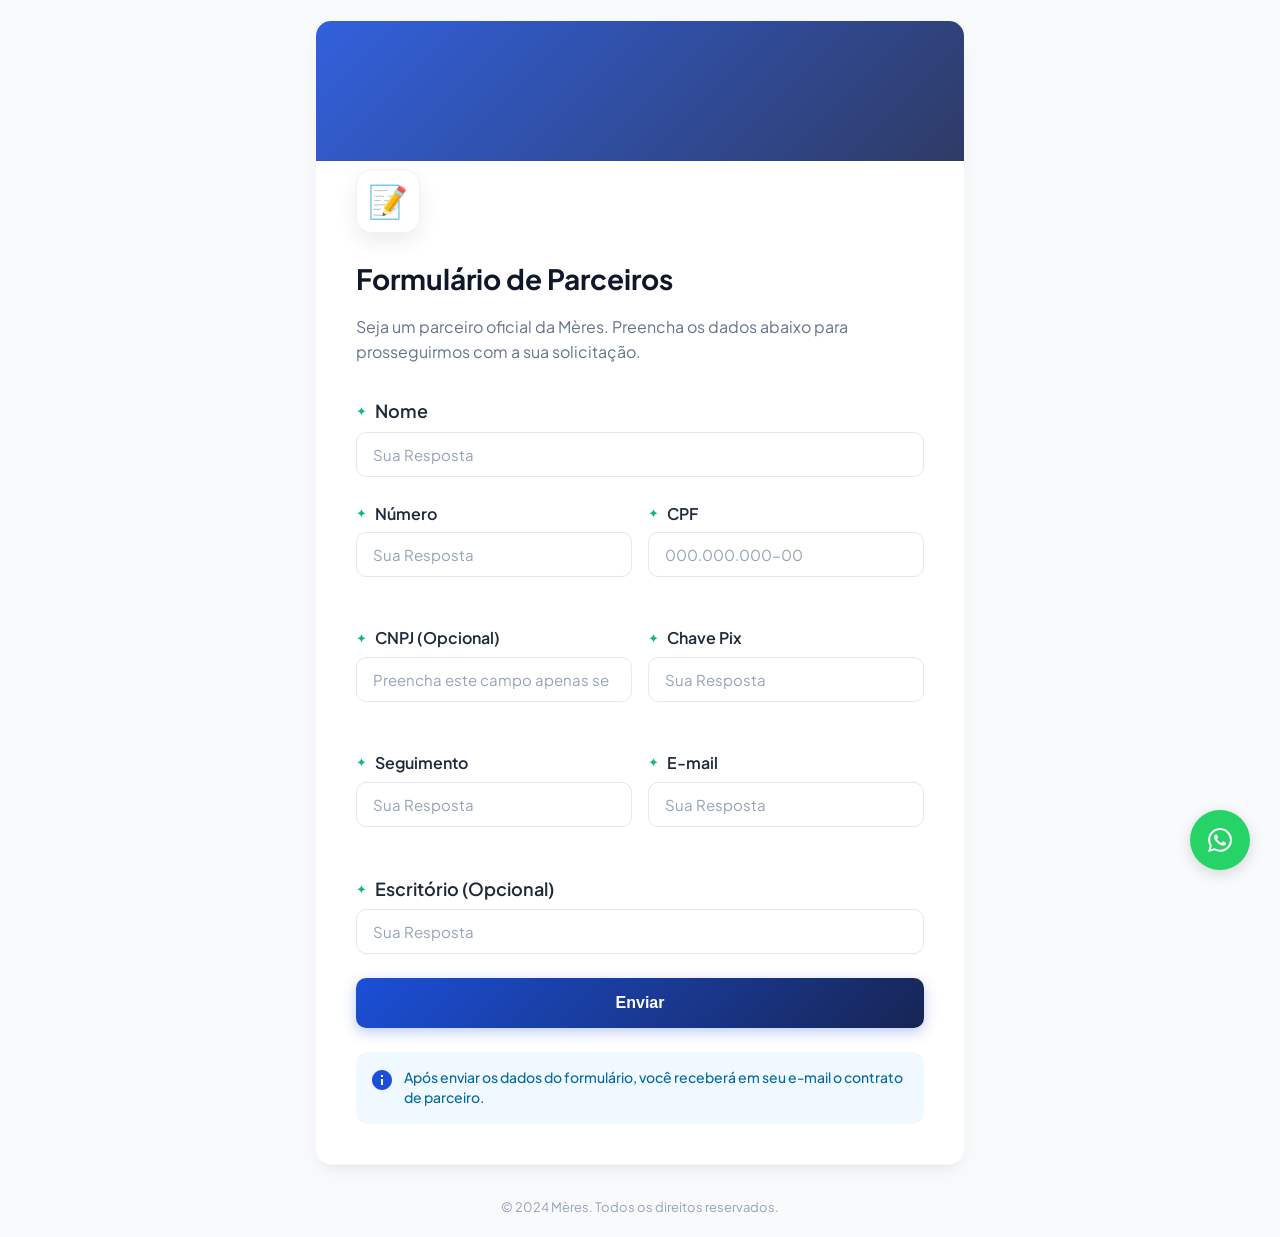
<file: index.html>
<!DOCTYPE html>
<html lang="pt-BR">
<head>
    <meta charset="UTF-8">
    <meta name="viewport" content="width=device-width, initial-scale=1.0">
    <title>Mères | Sistema de Formulários</title>
    <link rel="preconnect" href="https://fonts.googleapis.com">
    <link rel="preconnect" href="https://fonts.gstatic.com" crossorigin>
    <link href="https://fonts.googleapis.com/css2?family=Plus+Jakarta+Sans:wght@300;400;500;600;700;800&display=swap" rel="stylesheet">
    <link rel="stylesheet" href="style.css?v=1.0.3">
    <script src="app.js?v=1.0.3"></script>
</head>
<body class="centered-layout">
    <div class="container">
    <div class="container">
        <!-- Logo removed to match editor focus on the form card -->

        <!-- Dynamic Card -->
        <main class="card">
            <div class="banner-preview"></div>
            
            <div class="card-content">
                <header>
                    <div class="page-icon-wrapper" id="formIcon">📝</div>
                    <h1 id="formTitle">Carregando...</h1>
                    <p class="subtitle" id="formSubtitle"></p>
                </header>

                <form id="mainForm">
                    <div id="dynamicForm">
                        <!-- Fields will be injected here by renderer.js -->
                    </div>

                    <button type="submit" id="submitBtn" class="btn-submit">
                        <span class="btn-text">Enviar</span>
                        <span class="btn-loader hidden"></span>
                    </button>
                </form>

                <div class="info-box">
                    <div class="info-icon">
                        <svg width="20" height="20" viewBox="0 0 20 20" fill="none" xmlns="http://www.w3.org/2000/svg">
                            <path d="M10 0C4.48 0 0 4.48 0 10C0 15.52 4.48 20 10 20C15.52 20 20 15.52 20 10C20 4.48 15.52 0 10 0ZM11 15H9V9H11V15ZM11 7H9V5H11V7Z" fill="var(--primary-color)"/>
                        </svg>
                    </div>
                    <p id="formInfo"></p>
                </div>

                <div id="successMessage" class="success-message hidden">
                    <div class="success-icon">✓</div>
                    <h3>Pronto!</h3>
                    <p>Sua solicitação foi enviada com sucesso.</p>
                </div>
            </div>
        </main>

        <!-- Footer -->
        <footer>
            <p>© 2024 Mères. Todos os direitos reservados.</p>
        </footer>
    </div>

    <!-- WhatsApp Floating Button -->
    <a href="https://wa.me/5500000000000" class="whatsapp-btn" target="_blank" rel="noopener noreferrer">
        <svg width="24" height="24" viewBox="0 0 24 24" fill="white" xmlns="http://www.w3.org/2000/svg">
            <path d="M17.472 14.382c-.297-.149-1.758-.867-2.03-.967-.273-.099-.471-.148-.67.15-.197.297-.767.966-.94 1.164-.173.199-.347.223-.644.075-.297-.15-1.255-.463-2.39-1.475-.883-.788-1.48-1.761-1.653-2.059-.173-.297-.018-.458.13-.606.134-.133.298-.347.446-.52.149-.174.198-.298.298-.497.099-.198.05-.371-.025-.52-.075-.149-.669-1.612-.916-2.207-.242-.579-.487-.5-.669-.51-.173-.008-.371-.01-.57-.01-.198 0-.52.074-.792.372-.272.297-1.04 1.016-1.04 2.479 0 1.462 1.065 2.875 1.213 3.074.149.198 2.096 3.2 5.077 4.487.709.306 1.262.489 1.694.625.712.227 1.36.195 1.871.118.571-.085 1.758-.719 2.006-1.413.248-.694.248-1.289.173-1.413-.074-.124-.272-.198-.57-.347m-5.421 7.403h-.004a9.87 9.87 0 01-5.031-1.378l-.361-.214-3.741.982.998-3.648-.235-.374a9.86 9.86 0 01-1.51-5.26c.001-5.45 4.436-9.884 9.888-9.884 2.64 0 5.122 1.03 6.988 2.898a9.825 9.825 0 012.893 6.994c-.003 5.45-4.437 9.884-9.885 9.884m8.413-18.297A11.815 11.815 0 0012.05 0C5.495 0 .16 5.335.157 11.892c0 2.096.547 4.142 1.588 5.945L.057 24l6.305-1.654a11.882 11.882 0 005.683 1.448h.005c6.554 0 11.89-5.335 11.893-11.893a11.821 11.821 0 00-3.48-8.413z" />
        </svg>
    </a>

    <!-- Scripts -->
    <script src="config.js"></script>
    <script src="renderer.js"></script>
</body>
</html>
</file>
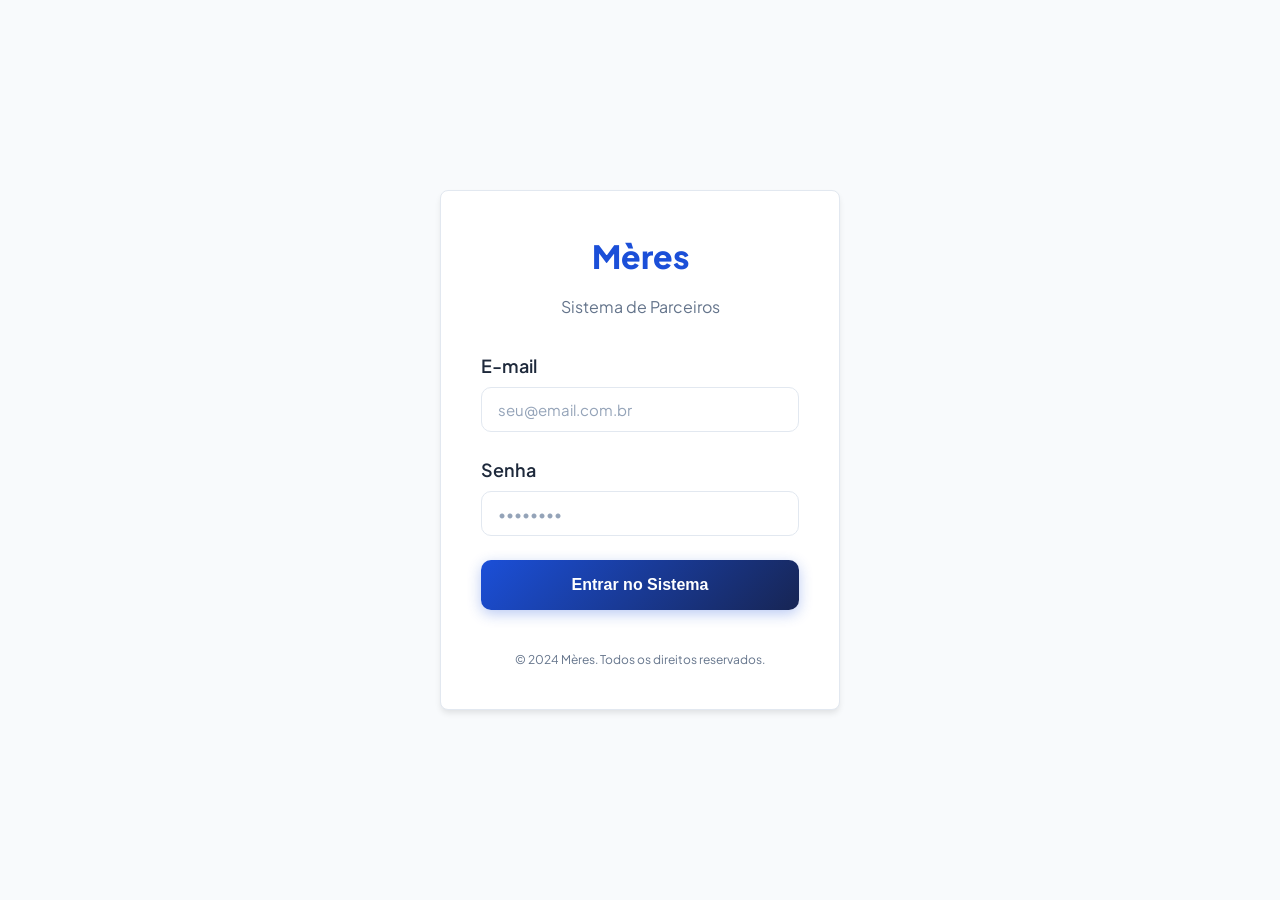
<file: admin-form.html>
<!DOCTYPE html>
<html lang="pt-BR">
<head>
    <meta charset="UTF-8">
    <meta name="viewport" content="width=device-width, initial-scale=1.0">
    <title>Mères | Editor</title>
    <link rel="preconnect" href="https://fonts.googleapis.com">
    <link rel="preconnect" href="https://fonts.gstatic.com" crossorigin>
    <link href="https://fonts.googleapis.com/css2?family=Plus+Jakarta+Sans:wght@300;400;500;600;700;800&display=swap" rel="stylesheet">
    <link rel="stylesheet" href="style.css?v=1.0.3">
    <script src="app.js?v=1.0.2"></script>
</head>
<body class="app-shell">
    <!-- Sidebar -->
    <aside class="sidebar">
        <div class="sidebar-logo">
            <svg width="32" height="32" viewBox="0 0 32 32" fill="none" xmlns="http://www.w3.org/2000/svg">
                <rect width="32" height="32" rx="8" fill="var(--primary-color)"/>
                <path d="M10 22V10L16 16L22 10V22" stroke="white" stroke-width="3" stroke-linecap="round" stroke-linejoin="round"/>
            </svg>
            <span>Mères</span>
        </div>

        <nav class="nav-links">
            <a href="dashboard.html" class="nav-item">
                <svg width="20" height="20" viewBox="0 0 24 24" fill="none" stroke="currentColor" stroke-width="2" stroke-linecap="round" stroke-linejoin="round"><rect x="3" y="3" width="7" height="7"></rect><rect x="14" y="3" width="7" height="7"></rect><rect x="14" y="14" width="7" height="7"></rect><rect x="3" y="14" width="7" height="7"></rect></svg>
                <span>Dashboard</span>
            </a>
            <a href="leads.html" class="nav-item">
                <svg width="20" height="20" viewBox="0 0 24 24" fill="none" stroke="currentColor" stroke-width="2" stroke-linecap="round" stroke-linejoin="round"><path d="M17 21v-2a4 4 0 0 0-4-4H5a4 4 0 0 0-4 4v2"></path><circle cx="9" cy="7" r="4"></circle><path d="M23 21v-2a4 4 0 0 0-3-3.87"></path><path d="M16 3.13a4 4 0 0 1 0 7.75"></path></svg>
                <span>Indicados / Leads</span>
            </a>
            <a href="admin-form.html" class="nav-item">
                <svg width="20" height="20" viewBox="0 0 24 24" fill="none" stroke="currentColor" stroke-width="2" stroke-linecap="round" stroke-linejoin="round"><path d="M11 4H4a2 2 0 0 0-2 2v14a2 2 0 0 0 2 2h14a2 2 0 0 0 2-2v-7"></path><path d="M18.5 2.5a2.121 2.121 0 0 1 3 3L12 15l-4 1 1-4 9.5-9.5z"></path></svg>
                <span>Editor de Formulário</span>
            </a>
        </nav>

        <div class="sidebar-footer">
            <div class="user-info">
                <div class="user-avatar-small" id="userInitials">JD</div>
                <div style="overflow: hidden;">
                    <p style="font-size: 14px; font-weight: 600; color: var(--sidebar-active); white-space: nowrap; overflow: hidden; text-overflow: ellipsis;" id="userName">João Meres</p>
                    <p style="font-size: 12px; color: var(--sidebar-text);" id="userRole">Administrador</p>
                </div>
            </div>
            <a href="#" class="nav-item" id="logoutBtn" style="color: var(--status-danger);">
                <svg width="20" height="20" viewBox="0 0 24 24" fill="none" stroke="currentColor" stroke-width="2" stroke-linecap="round" stroke-linejoin="round"><path d="M9 21H5a2 2 0 0 1-2-2V5a2 2 0 0 1 2-2h4"></path><polyline points="16 17 21 12 16 7"></polyline><line x1="21" y1="12" x2="9" y2="12"></line></svg>
                <span>Sair</span>
            </a>
        </div>
    </aside>

    <!-- Main Content -->
    <main class="main-content no-padding">
        <header class="page-header" style="padding: 24px 40px 0;">
            <h1 class="page-title">Editor de Formulário</h1>
            <p style="color: var(--text-muted);">Personalize a aparência e os campos dos seus formulários.</p>
        </header>

        <div class="editor-frame-container">
            <iframe src="editor.html?embedded=true" class="editor-iframe" id="editorFrame"></iframe>
        </div>
    </main>

    <script>
        document.addEventListener("DOMContentLoaded", () => {
            // Profile Info
            const session = JSON.parse(sessionStorage.getItem("user_session"));
            if (session) {
                document.getElementById('userName').textContent = session.name;
                document.getElementById('userInitials').textContent = session.name.split(' ').map(n => n[0]).join('');
            }
        });
    </script>
</body>
</html>
</file>
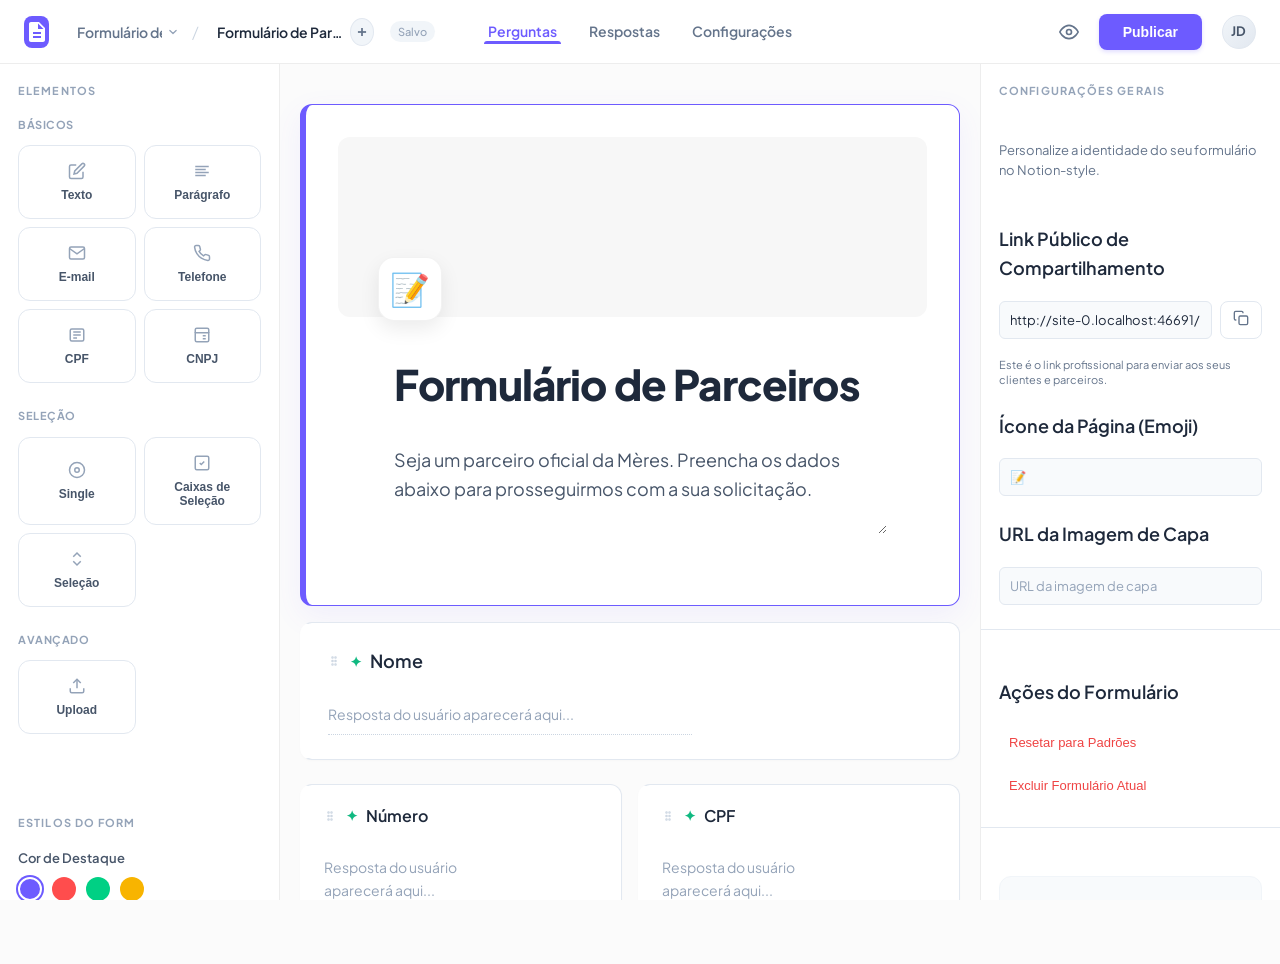
<file: editor.html>
<!DOCTYPE html>
<html lang="pt-BR">
<head>
    <meta charset="UTF-8">
    <meta name="viewport" content="width=device-width, initial-scale=1.0">
    <title>Mères | Editor de Layout</title>
    <link rel="preconnect" href="https://fonts.googleapis.com">
    <link rel="preconnect" href="https://fonts.gstatic.com" crossorigin>
    <link href="https://fonts.googleapis.com/css2?family=Plus+Jakarta+Sans:wght@300;400;500;600;700;800&display=swap" rel="stylesheet">
    <link rel="stylesheet" href="style.css?v=1.0.2">
</head>
<body class="editor-body">
    <header class="top-nav">
        <div class="nav-left">
            <div class="logo-box">
                <svg width="24" height="24" viewBox="0 0 24 24" fill="white"><path d="M14 2H6c-1.1 0-1.99.9-1.99 2L4 20c0 1.1.89 2 1.99 2H18c1.1 0 2-.9 2-2V8l-6-6zm2 16H8v-2h8v2zm0-4H8v-2h8v2zm-3-5V3.5L18.5 9H13z"/></svg>
            </div>
            <div class="nav-breadcrumb">
                <div class="breadcrumb-item select-wrapper">
                    <select id="formSelector" class="modern-selector-flat"></select>
                </div>
                <span class="breadcrumb-separator">/</span>
                <div class="breadcrumb-item title-wrapper">
                    <input type="text" id="topFormTitle" class="form-title-input" value="Formulário sem título">
                    <button class="nav-icon-btn mini" id="createNewFormBtnTop" title="Novo Formulário">
                        <svg width="14" height="14" viewBox="0 0 24 24" fill="none" stroke="currentColor" stroke-width="3"><line x1="12" y1="5" x2="12" y2="19"/><line x1="5" y1="12" x2="19" y2="12"/></svg>
                    </button>
                </div>
                <span class="save-status-flat">Salvo</span>
            </div>
        </div>
        <div class="nav-center">
            <div class="nav-tabs">
                <div class="nav-tab active" data-main-tab="questions">Perguntas</div>
                <div class="nav-tab" data-main-tab="responses">Respostas</div>
                <div class="nav-tab" data-main-tab="settings">Configurações</div>
            </div>
        </div>
        <div class="nav-right">
            <button class="nav-icon-btn" id="previewBtnTop" title="Visualizar">
                <svg width="20" height="20" viewBox="0 0 24 24" fill="none" stroke="currentColor" stroke-width="2"><path d="M1 12s4-8 11-8 11 8 11 8-4 8-11 8-11-8-11-8z"/><circle cx="12" cy="12" r="3"/></svg>
            </button>
            <button class="btn-publish" id="saveAllBtn">Publicar</button>
            <div class="user-avatar">JD</div>
        </div>
    </header>

    <main class="editor-layout">
        <!-- LEFT SIDEBAR: Elements & Styles -->
        <aside class="sidebar-left">
            <!-- Sidebar Header for Embedded Mode -->
            <div id="embeddedHeader" class="hidden" style="margin-bottom: 32px;">
                <div class="sidebar-section">
                    <h4 class="section-title">GERENCIAR FORMULÁRIOS</h4>
                    <div style="display: flex; flex-direction: column; gap: 12px;">
                        <div class="select-wrapper">
                            <select id="formSelectorSidebar" class="modern-selector-flat" style="width: 100%; max-width: none; border: 1.5px solid var(--border-color); background-color: var(--bg-color);"></select>
                        </div>
                        <button class="btn-publish" id="createNewFormBtnSidebar" style="width: 100%; display: flex; align-items: center; justify-content: center; gap: 8px;">
                            <svg width="16" height="16" viewBox="0 0 24 24" fill="none" stroke="currentColor" stroke-width="3"><line x1="12" y1="5" x2="12" y2="19"/><line x1="5" y1="12" x2="19" y2="12"/></svg>
                            Novo Formulário
                        </button>
                    </div>
                </div>

                <div class="sidebar-section">
                    <h4 class="section-title">NAVEGAÇÃO</h4>
                    <div class="nav-tabs-sidebar" style="display: flex; flex-direction: column; gap: 8px;">
                        <div class="nav-tab active" data-main-tab="questions" style="padding: 10px; border-radius: 8px;">Perguntas</div>
                        <div class="nav-tab" data-main-tab="responses" style="padding: 10px; border-radius: 8px;">Respostas</div>
                        <div class="nav-tab" data-main-tab="settings" style="padding: 10px; border-radius: 8px;">Configurações</div>
                    </div>
                </div>

                <div class="sidebar-section" style="margin-top: 10px;">
                    <button class="btn-submit" id="saveAllBtnSidebar" style="padding: 12px;">Publicar Alterações</button>
                </div>
                
                <div class="sidebar-divider"></div>
            </div>

            <div class="sidebar-section">
                <h4 class="section-title">ELEMENTOS</h4>
                
                <div class="element-category">
                    <span class="category-label">Básicos</span>
                    <div class="element-grid">
                        <button class="element-btn" data-type="text" title="Resposta Curta">
                            <svg width="18" height="18" viewBox="0 0 24 24" fill="none" stroke="currentColor" stroke-width="2"><path d="M11 4H4a2 2 0 0 0-2 2v14a2 2 0 0 0 2 2h14a2 2 0 0 0 2-2v-7"/><path d="M18.5 2.5a2.121 2.121 0 0 1 3 3L12 15l-4 1 1-4 9.5-9.5z"/></svg>
                            Texto
                        </button>
                        <button class="element-btn" data-type="paragraph" title="Parágrafo">
                            <svg width="18" height="18" viewBox="0 0 24 24" fill="none" stroke="currentColor" stroke-width="2"><line x1="17" y1="10" x2="3" y2="10"/><line x1="21" y1="6" x2="3" y2="6"/><line x1="21" y1="14" x2="3" y2="14"/><line x1="17" y1="18" x2="3" y2="18"/></svg>
                            Parágrafo
                        </button>
                        <button class="element-btn" data-type="email" title="E-mail">
                            <svg width="18" height="18" viewBox="0 0 24 24" fill="none" stroke="currentColor" stroke-width="2"><path d="M4 4h16c1.1 0 2 .9 2 2v12c0 1.1-.9 2-2 2H4c-1.1 0-2-.9-2-2V6c0-1.1.9-2 2-2z"/><polyline points="22,6 12,13 2,6"/></svg>
                            E-mail
                        </button>
                        <button class="element-btn" data-type="tel" title="Telefone">
                            <svg width="18" height="18" viewBox="0 0 24 24" fill="none" stroke="currentColor" stroke-width="2"><path d="M22 16.92v3a2 2 0 0 1-2.18 2 19.79 19.79 0 0 1-8.63-3.07 19.5 19.5 0 0 1-6-6 19.79 19.79 0 0 1-3.07-8.67A2 2 0 0 1 4.11 2h3a2 2 0 0 1 2 1.72 12.84 12.84 0 0 0 .7 2.81 2 2 0 0 1-.45 2.11L8.09 9.91a16 16 0 0 0 6 6l1.27-1.27a2 2 0 0 1 2.11-.45 12.84 12.84 0 0 0 2.81.7A2 2 0 0 1 22 16.92z"/></svg>
                            Telefone
                        </button>
                        <button class="element-btn" data-type="cpf" title="CPF">
                            <svg width="18" height="18" viewBox="0 0 24 24" fill="none" stroke="currentColor" stroke-width="2"><rect x="3" y="4" width="18" height="16" rx="2"/><line x1="7" y1="8" x2="17" y2="8"/><line x1="7" y1="12" x2="17" y2="12"/><line x1="7" y1="16" x2="12" y2="16"/></svg>
                            CPF
                        </button>
                        <button class="element-btn" data-type="cnpj" title="CNPJ">
                            <svg width="18" height="18" viewBox="0 0 24 24" fill="none" stroke="currentColor" stroke-width="2"><path d="M3 9h18v10a2 2 0 0 1-2 2H5a2 2 0 0 1-2-2V9Z"/><path d="M3 9V5a2 2 0 0 1 2-2h14a2 2 0 0 1 2 2v4"/><path d="M13 13h4"/><path d="M13 17h4"/></svg>
                            CNPJ
                        </button>
                    </div>
                </div>

                <div class="element-category">
                    <span class="category-label">Seleção</span>
                    <div class="element-grid">
                        <button class="element-btn" data-type="radio" title="Escolha Única">
                            <svg width="18" height="18" viewBox="0 0 24 24" fill="none" stroke="currentColor" stroke-width="2"><circle cx="12" cy="12" r="10"/><circle cx="12" cy="12" r="3"/></svg>
                            Single
                        </button>
                        <button class="element-btn" data-type="checkbox" title="Caixas de Seleção">
                            <svg width="18" height="18" viewBox="0 0 24 24" fill="none" stroke="currentColor" stroke-width="2"><rect x="3" y="3" width="18" height="18" rx="2" ry="2"/><path d="m9 12 2 2 4-4"/></svg>
                            Caixas de Seleção
                        </button>
                        <button class="element-btn" data-type="select" title="Seleção (Dropdown)">
                            <svg width="18" height="18" viewBox="0 0 24 24" fill="none" stroke="currentColor" stroke-width="2"><path d="M7 15l5 5 5-5"/><path d="M7 9l5-5 5 5"/></svg>
                            Seleção
                        </button>
                    </div>
                </div>

                <div class="element-category">
                    <span class="category-label">Avançado</span>
                    <div class="element-grid">
                        <button class="element-btn" data-type="file" title="Upload de Arquivo">
                            <svg width="18" height="18" viewBox="0 0 24 24" fill="none" stroke="currentColor" stroke-width="2"><path d="M21 15v4a2 2 0 0 1-2 2H5a2 2 0 0 1-2-2v-4"/><polyline points="17 8 12 3 7 8"/><line x1="12" y1="3" x2="12" y2="15"/></svg>
                            Upload
                        </button>
                    </div>
                </div>
            </div>


            <div class="sidebar-divider"></div>

            <div class="sidebar-section">
                <h4 class="section-title">ESTILOS DO FORM</h4>
                <div class="style-group">
                    <label>Cor de Destaque</label>
                    <div class="color-palette">
                        <div class="color-swatch active" style="background: #6D5BFF;" data-color="#6D5BFF"></div>
                        <div class="color-swatch" style="background: #FF4D4D;" data-color="#FF4D4D"></div>
                        <div class="color-swatch" style="background: #00D084;" data-color="#00D084"></div>
                        <div class="color-swatch" style="background: #F8B400;" data-color="#F8B400"></div>
                    </div>
                </div>

                <div class="style-group">
                    <label>Tipografia</label>
                    <select class="style-select" id="fontSelector">
                        <option value="'Inter', sans-serif">Inter (Moderna)</option>
                        <option value="'Roboto', sans-serif">Roboto</option>
                        <option value="'Outfit', sans-serif">Outfit</option>
                    </select>
                </div>
            </div>
        </aside>

        <!-- CENTER CANVAS -->
        <div class="editor-canvas" id="editorCanvas">
            <div class="canvas-center">
                
                <!-- Form Header Card -->
                <div class="form-card header-card active" id="formHeaderCard">
                    <div class="banner-preview" id="bannerPreview">
                        <button class="btn-change-cover" id="changeCoverBtn">
                            <svg width="14" height="14" viewBox="0 0 24 24" fill="none" stroke="currentColor" stroke-width="2"><rect x="3" y="3" width="18" height="18" rx="2" ry="2"/><circle cx="8.5" cy="8.5" r="1.5"/><polyline points="21 15 16 10 5 21"/></svg>
                            Mudar Capa
                        </button>
                    </div>
                    <div class="header-card-content">
                        <div class="page-icon-wrapper" id="formIcon">📝</div>
                        <div class="form-title-area">
                            <input type="text" id="formTitleInput" class="main-title-input" placeholder="Título do Formulário">
                            <textarea id="formSubtitleInput" class="main-subtitle-input" placeholder="Descrição (opcional)"></textarea>
                        </div>
                    </div>
                </div>

                <!-- Fields List -->
                <div id="fieldsContainer">
                    <!-- Questions card injected here -->
                </div>

                <!-- Responses View (Hidden by default) -->
                <div id="responsesView" class="hidden">
                    <div class="responses-summary">
                        <h2 id="responseCounter">0 respostas</h2>
                        <button class="btn-ghost" id="clearResponsesBtn">Limpar Tudo</button>
                    </div>
                    <div id="responsesList" class="responses-list">
                        <!-- Responses will be injected here -->
                    </div>
                </div>

                <!-- Settings View (Hidden by default) -->
                <div id="settingsView" class="hidden">
                    <div class="settings-header">
                        <h2>Configurações do Formulário</h2>
                    </div>
                    
                    <div class="settings-grid">
                        <div class="form-card settings-card">
                            <h3>Apresentação</h3>
                            <div class="settings-item">
                                <label>Mensagem de Confirmação</label>
                                <p class="settings-help">Exibida após o envio do formulário.</p>
                                <textarea id="successMessageInput" class="settings-textarea" placeholder="Ex: Sua resposta foi registrada."></textarea>
                            </div>
                        </div>

                        <div class="form-card settings-card">
                            <h3>Respostas</h3>
                            <div class="settings-item">
                                <div class="settings-row">
                                    <div class="settings-text">
                                        <label>Coletar endereços de e-mail</label>
                                        <p class="settings-help">Adiciona um campo de e-mail obrigatório.</p>
                                    </div>
                                    <div class="toggle-switch" id="collectEmailToggle"></div>
                                </div>
                            </div>
                            <div class="settings-item">
                                <div class="settings-row">
                                    <div class="settings-text">
                                        <label>Limitar a 1 resposta</label>
                                        <p class="settings-help">Requer que o usuário preencha apenas uma vez.</p>
                                    </div>
                                    <div class="toggle-switch" id="limitOneToggle"></div>
                                </div>
                            </div>
                        </div>

                        <div class="form-card settings-card">
                            <h3>Avançado</h3>
                            <div class="settings-item">
                                <label>Webhook URL (Opcional)</label>
                                <p class="settings-help">Envie os dados das respostas para outro serviço.</p>
                                <input type="text" id="webhookInput" class="style-select" placeholder="https://api.seuservico.com/webhook">
                            </div>
                        </div>
                    </div>
                </div>

                <div class="add-question-container">
                    <button class="btn-add-question" id="addFieldBtn">
                        <svg width="20" height="20" viewBox="0 0 24 24" fill="none" stroke="currentColor" stroke-width="2"><line x1="12" y1="5" x2="12" y2="19"/><line x1="5" y1="12" x2="19" y2="12"/></svg>
                        Adicionar Pergunta
                    </button>
                </div>

                <!-- Form Footer Preview -->
                <div class="form-card footer-preview-card">
                    <div class="info-box-preview">
                        <svg width="20" height="20" viewBox="0 0 24 24" fill="none" stroke="currentColor" stroke-width="2"><circle cx="12" cy="12" r="10"/><line x1="12" y1="16" x2="12" y2="12"/><line x1="12" y1="8" x2="12.01" y2="8"/></svg>
                        <textarea id="formInfoInput" class="info-preview-text" placeholder="Informações de rodapé..."></textarea>
                    </div>
                </div>


            </div>
        </div>

        <!-- RIGHT SIDEBAR: Question Settings -->
        <aside class="sidebar-right">
            <div id="settingsContainer">
                <div class="empty-settings">
                    <p>Selecione uma pergunta para editar suas propriedades</p>
                </div>
            </div>

            <div class="pro-tip-box">
                <h5 class="pro-tip-title">
                    <svg width="14" height="14" viewBox="0 0 24 24" fill="none" stroke="currentColor" stroke-width="2"><circle cx="12" cy="12" r="10"/><line x1="12" y1="16" x2="12" y2="12"/><line x1="12" y1="8" x2="12.01" y2="8"/></svg>
                    Dica Profissional
                </h5>
                <p>Use saltos lógicos para criar caminhos personalizados para seus respondentes com base nas respostas.</p>
                <a href="#" class="learn-more">Saiba Mais</a>
            </div>
        </aside>

        <!-- Preview Area (Hidden) -->
        <div class="preview-overlay hidden" id="previewOverlay">
            <div class="preview-header">
                <h3>Visualização em tempo real</h3>
                <button id="closePreviewBtn" class="btn-close-preview">
                    <svg width="18" height="18" viewBox="0 0 24 24" fill="none" stroke="currentColor" stroke-width="2"><line x1="18" y1="6" x2="6" y2="18"/><line x1="6" y1="6" x2="18" y2="18"/></svg>
                    Fechar Visualização
                </button>
            </div>
            <div class="preview-frame-container">
                <iframe id="previewFrame" src="index.html"></iframe>
            </div>
        </div>
    </main>

    <!-- Scripts -->
    <script src="config.js"></script>
    <script src="editor.js"></script>
</body>
</html>
</file>
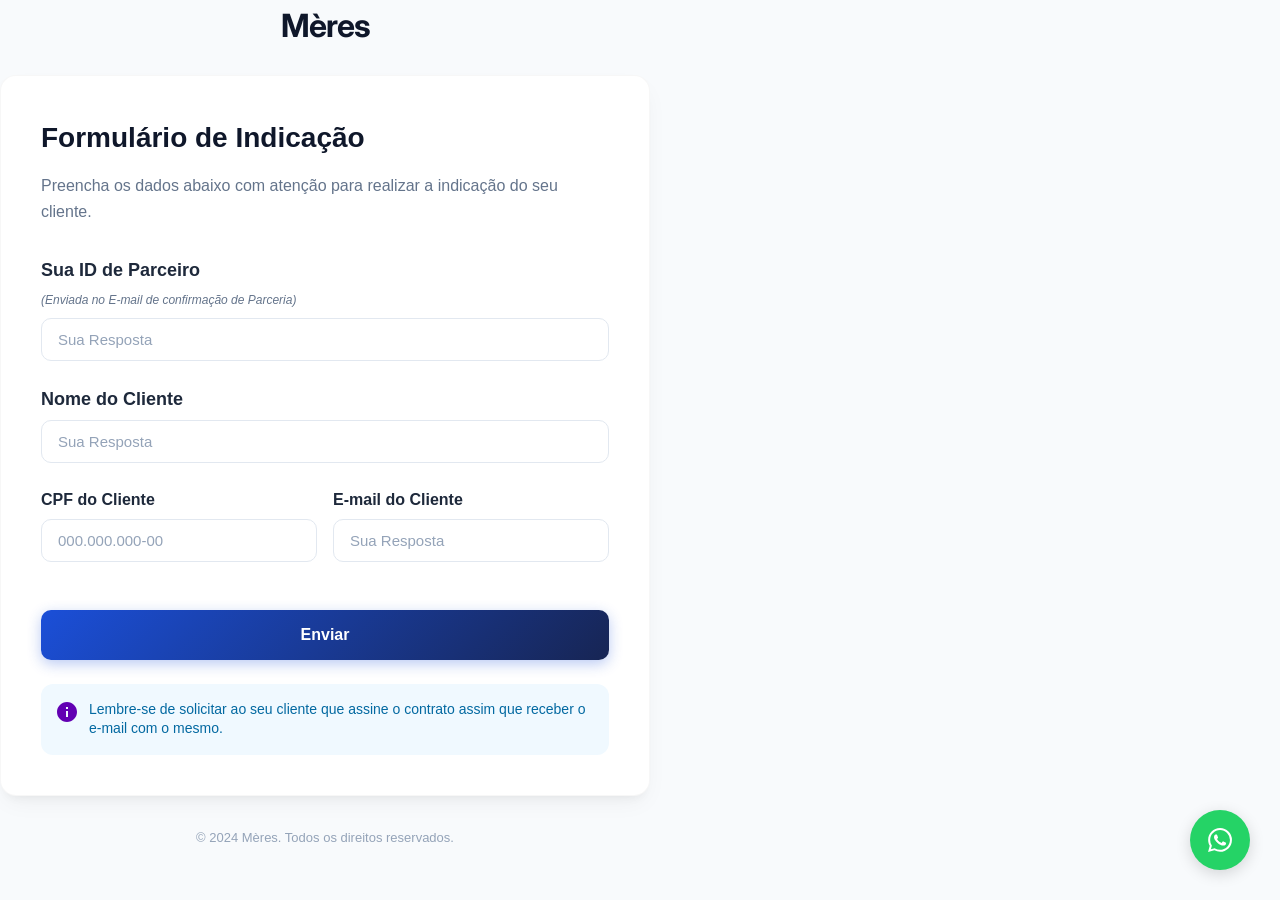
<file: indicacao.html>
<!DOCTYPE html>
<html lang="pt-BR">
<head>
    <meta charset="UTF-8">
    <meta name="viewport" content="width=device-width, initial-scale=1.0">
    <title>Mères | Formulário de Indicação</title>
    <link rel="preconnect" href="https://fonts.googleapis.com">
    <link rel="preconnect" href="https://fonts.gstatic.com" crossorigin>
    <link href="https://fonts.googleapis.com/css2?family=Inter:wght@300;400;500;600;700&display=swap" rel="stylesheet">
    <link rel="stylesheet" href="style.css">
</head>
<body>
    <div class="container">
        <!-- Logo -->
        <div class="logo-container">
            <div class="logo-text">Mères</div>
        </div>

        <!-- Form Card -->
        <main class="card">
            <div class="card-header-banner"></div>
            
            <div class="card-content">
                <header>
                    <h1>Formulário de Indicação</h1>
                    <p class="subtitle">Preencha os dados abaixo com atenção para realizar a indicação do seu cliente.</p>
                </header>

                <form id="referralForm">
                    <div class="form-group">
                        <label for="idParceiro">Sua ID de Parceiro</label>
                        <p class="field-label-hint">(Enviada no E-mail de confirmação de Parceria)</p>
                        <input type="text" id="idParceiro" name="idParceiro" placeholder="Sua Resposta" required>
                    </div>

                    <div class="form-group">
                        <label for="nomeCliente">Nome do Cliente</label>
                        <input type="text" id="nomeCliente" name="nomeCliente" placeholder="Sua Resposta" required>
                    </div>

                    <div class="form-row">
                        <div class="form-group">
                            <label for="cpfCliente">CPF do Cliente</label>
                            <input type="text" id="cpfCliente" name="cpfCliente" placeholder="000.000.000-00" required>
                        </div>
                        <div class="form-group">
                            <label for="emailCliente">E-mail do Cliente</label>
                            <input type="email" id="emailCliente" name="emailCliente" placeholder="Sua Resposta" required>
                        </div>
                    </div>

                    <button type="submit" id="submitBtn" class="btn-submit">
                        <span class="btn-text">Enviar</span>
                        <span class="btn-loader hidden"></span>
                    </button>
                </form>

                <div class="info-box">
                    <div class="info-icon">
                        <svg width="20" height="20" viewBox="0 0 20 20" fill="none" xmlns="http://www.w3.org/2000/svg">
                            <path d="M10 0C4.48 0 0 4.48 0 10C0 15.52 4.48 20 10 20C15.52 20 20 15.52 20 10C20 4.48 15.52 0 10 0ZM11 15H9V9H11V15ZM11 7H9V5H11V7Z" fill="#6200B3"/>
                        </svg>
                    </div>
                    <p>Lembre-se de solicitar ao seu cliente que assine o contrato assim que receber o e-mail com o mesmo.</p>
                </div>

                <div id="successMessage" class="success-message hidden">
                    <div class="success-icon">✓</div>
                    <h3>Indicação realizada!</h3>
                    <p>Os dados foram enviados com sucesso. Seu cliente receberá o contrato em breve.</p>
                </div>
            </div>
        </main>

        <!-- Footer -->
        <footer>
            <p>© 2024 Mères. Todos os direitos reservados.</p>
        </footer>
    </div>

    <!-- WhatsApp Floating Button -->
    <a href="https://wa.me/5500000000000" class="whatsapp-btn" target="_blank" rel="noopener noreferrer">
        <svg width="24" height="24" viewBox="0 0 24 24" fill="white" xmlns="http://www.w3.org/2000/svg">
            <path d="M17.472 14.382c-.297-.149-1.758-.867-2.03-.967-.273-.099-.471-.148-.67.15-.197.297-.767.966-.94 1.164-.173.199-.347.223-.644.075-.297-.15-1.255-.463-2.39-1.475-.883-.788-1.48-1.761-1.653-2.059-.173-.297-.018-.458.13-.606.134-.133.298-.347.446-.52.149-.174.198-.298.298-.497.099-.198.05-.371-.025-.52-.075-.149-.669-1.612-.916-2.207-.242-.579-.487-.5-.669-.51-.173-.008-.371-.01-.57-.01-.198 0-.52.074-.792.372-.272.297-1.04 1.016-1.04 2.479 0 1.462 1.065 2.875 1.213 3.074.149.198 2.096 3.2 5.077 4.487.709.306 1.262.489 1.694.625.712.227 1.36.195 1.871.118.571-.085 1.758-.719 2.006-1.413.248-.694.248-1.289.173-1.413-.074-.124-.272-.198-.57-.347m-5.421 7.403h-.004a9.87 9.87 0 01-5.031-1.378l-.361-.214-3.741.982.998-3.648-.235-.374a9.86 9.86 0 01-1.51-5.26c.001-5.45 4.436-9.884 9.888-9.884 2.64 0 5.122 1.03 6.988 2.898a9.825 9.825 0 012.893 6.994c-.003 5.45-4.437 9.884-9.885 9.884m8.413-18.297A11.815 11.815 0 0012.05 0C5.495 0 .16 5.335.157 11.892c0 2.096.547 4.142 1.588 5.945L.057 24l6.305-1.654a11.882 11.882 0 005.683 1.448h.005c6.554 0 11.89-5.335 11.893-11.893a11.821 11.821 0 00-3.48-8.413z" />
        </svg>
    </a>

    <script src="script.js"></script>
</body>
</html>
</file>
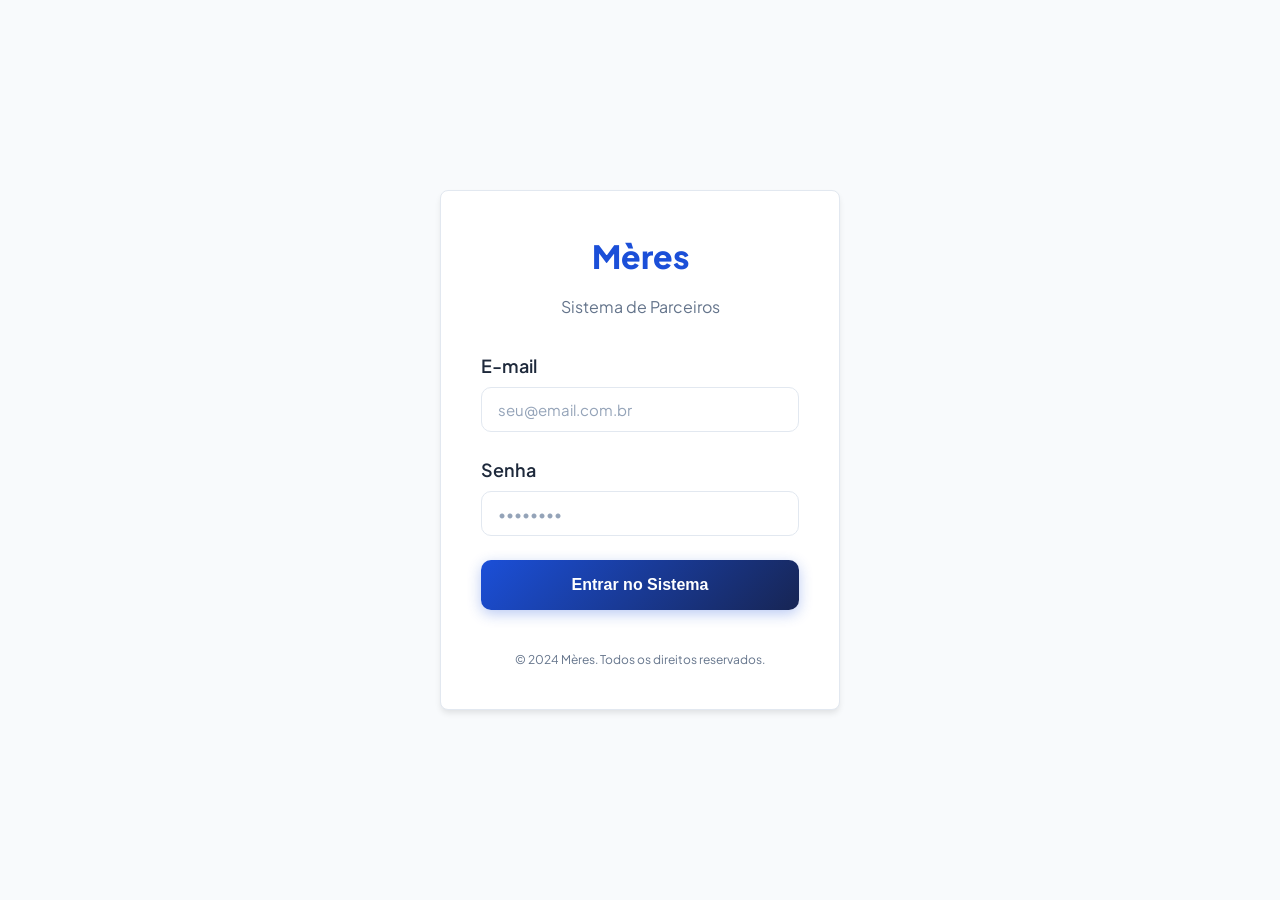
<file: leads.html>
<!DOCTYPE html>
<html lang="pt-BR">
<head>
    <meta charset="UTF-8">
    <meta name="viewport" content="width=device-width, initial-scale=1.0">
    <title>Mères | Indicados</title>
    <link rel="preconnect" href="https://fonts.googleapis.com">
    <link rel="preconnect" href="https://fonts.gstatic.com" crossorigin>
    <link href="https://fonts.googleapis.com/css2?family=Plus+Jakarta+Sans:wght@300;400;500;600;700;800&display=swap" rel="stylesheet">
    <link rel="stylesheet" href="style.css?v=1.0.3">
    <script src="app.js?v=1.0.2"></script>
</head>
<body class="app-shell">
    <!-- Sidebar -->
    <aside class="sidebar">
        <div class="sidebar-logo">
            <svg width="32" height="32" viewBox="0 0 32 32" fill="none" xmlns="http://www.w3.org/2000/svg">
                <rect width="32" height="32" rx="8" fill="var(--primary-color)"/>
                <path d="M10 22V10L16 16L22 10V22" stroke="white" stroke-width="3" stroke-linecap="round" stroke-linejoin="round"/>
            </svg>
            <span>Mères</span>
        </div>

        <nav class="nav-links">
            <a href="dashboard.html" class="nav-item">
                <svg width="20" height="20" viewBox="0 0 24 24" fill="none" stroke="currentColor" stroke-width="2" stroke-linecap="round" stroke-linejoin="round"><rect x="3" y="3" width="7" height="7"></rect><rect x="14" y="3" width="7" height="7"></rect><rect x="14" y="14" width="7" height="7"></rect><rect x="3" y="14" width="7" height="7"></rect></svg>
                <span>Dashboard</span>
            </a>
            <a href="leads.html" class="nav-item">
                <svg width="20" height="20" viewBox="0 0 24 24" fill="none" stroke="currentColor" stroke-width="2" stroke-linecap="round" stroke-linejoin="round"><path d="M17 21v-2a4 4 0 0 0-4-4H5a4 4 0 0 0-4 4v2"></path><circle cx="9" cy="7" r="4"></circle><path d="M23 21v-2a4 4 0 0 0-3-3.87"></path><path d="M16 3.13a4 4 0 0 1 0 7.75"></path></svg>
                <span>Indicados / Leads</span>
            </a>
            <a href="admin-form.html" class="nav-item" id="nav-editor">
                <svg width="20" height="20" viewBox="0 0 24 24" fill="none" stroke="currentColor" stroke-width="2" stroke-linecap="round" stroke-linejoin="round"><path d="M11 4H4a2 2 0 0 0-2 2v14a2 2 0 0 0 2 2h14a2 2 0 0 0 2-2v-7"></path><path d="M18.5 2.5a2.121 2.121 0 0 1 3 3L12 15l-4 1 1-4 9.5-9.5z"></path></svg>
                <span>Editor de Formulário</span>
            </a>
        </nav>

        <div class="sidebar-footer">
            <div class="user-info">
                <div class="user-avatar-small" id="userInitials">JD</div>
                <div style="overflow: hidden;">
                    <p style="font-size: 14px; font-weight: 600; color: var(--sidebar-active); white-space: nowrap; overflow: hidden; text-overflow: ellipsis;" id="userName">João Meres</p>
                    <p style="font-size: 12px; color: var(--sidebar-text);" id="userRole">Administrador</p>
                </div>
            </div>
            <a href="#" class="nav-item" id="logoutBtn" style="color: var(--status-danger);">
                <svg width="20" height="20" viewBox="0 0 24 24" fill="none" stroke="currentColor" stroke-width="2" stroke-linecap="round" stroke-linejoin="round"><path d="M9 21H5a2 2 0 0 1-2-2V5a2 2 0 0 1 2-2h4"></path><polyline points="16 17 21 12 16 7"></polyline><line x1="21" y1="12" x2="9" y2="12"></line></svg>
                <span>Sair</span>
            </a>
        </div>
    </aside>

    <!-- Main Content -->
    <main class="main-content">
        <header class="page-header">
            <h1 class="page-title">Indicados / Leads</h1>
            <p style="color: var(--text-muted);">Gerencie e acompanhe o status das suas indicações.</p>
        </header>

        <section class="data-table-container">
            <div class="table-header">
                <div style="display: flex; gap: 16px;">
                    <input type="text" id="searchInput" class="table-search" placeholder="Pesquisar por nome ou empresa...">
                    <select id="statusFilter" class="table-search" style="width: 150px;">
                        <option value="all">Todos os Status</option>
                        <option value="Pronto">Pronto</option>
                        <option value="Pendente">Pendente</option>
                        <option value="Negado">Negado</option>
                    </select>
                </div>
                <p style="font-size: 14px; color: var(--text-muted);">Total: <span id="leadsCount">15</span></p>
            </div>

            <table id="leadsTable">
                <thead>
                    <tr>
                        <th>Nome</th>
                        <th>Empresa</th>
                        <th>Data</th>
                        <th>Status</th>
                    </tr>
                </thead>
                <tbody id="leadsBody">
                    <!-- Mock rows as requested -->
                </tbody>
            </table>
        </section>
    </main>

    <script>
        const mockLeads = [
            { nome: "Ricardo Oliveira", empresa: "Tech Soluções", telefone: "(11) 98765-4321", data: "12/03/2024", status: "Pronto" },
            { nome: "Mariana Santos", empresa: "Studio M", telefone: "(21) 99888-7766", data: "11/03/2024", status: "Pendente" },
            { nome: "Bruno Ferreira", empresa: "Construa Já", telefone: "(31) 97766-5544", data: "10/03/2024", status: "Negado" },
            { nome: "Ana Paula Xavier", empresa: "Logística Express", telefone: "(41) 96655-4433", data: "09/03/2024", status: "Pronto" },
            { nome: "Carlos Eduardo", empresa: "Educa Mais", telefone: "(51) 95544-3322", data: "08/03/2024", status: "Pendente" },
            { nome: "Fernanda Lima", empresa: "Estética Bella", telefone: "(11) 94433-2211", data: "07/03/2024", status: "Pronto" },
            { nome: "Gustavo Rocha", empresa: "Auto Peças G", telefone: "(19) 93322-1100", data: "06/03/2024", status: "Pendente" },
            { nome: "Helena Souza", empresa: "Café Gourmet", telefone: "(21) 92211-0099", data: "05/03/2024", status: "Negado" },
            { nome: "Igor Mendes", empresa: "Igor IT", telefone: "(31) 91100-9988", data: "04/03/2024", status: "Pronto" },
            { nome: "Juliana Costa", empresa: "Moda & Arte", telefone: "(47) 90099-8877", data: "03/03/2024", status: "Pendente" },
            { nome: "Lucas Pereira", empresa: "Lanches Mix", telefone: "(11) 98877-6655", data: "02/03/2024", status: "Pronto" },
            { nome: "Monica Alencar", empresa: "Contabilidade A", telefone: "(21) 97766-5544", data: "01/03/2024", status: "Pendente" },
            { nome: "Nelson Silva", empresa: "Seguros NS", telefone: "(31) 96655-4433", data: "28/02/2024", status: "Negado" },
            { nome: "Otavio Barros", empresa: "Móveis Retro", telefone: "(11) 95544-3322", data: "27/02/2024", status: "Pronto" },
            { nome: "Patricia Amorim", empresa: "Floricultura P", telefone: "(19) 94433-2211", data: "26/02/2024", status: "Pendente" }
        ];

        function renderLeads(leads) {
            const body = document.getElementById('leadsBody');
            body.innerHTML = '';
            leads.forEach(lead => {
                const statusClass = lead.status.toLowerCase();
                const row = `
                    <tr>
                        <td style="font-weight: 600;">${lead.nome}</td>
                        <td>${lead.empresa}</td>
                        <td style="color: var(--text-muted);">${lead.data}</td>
                        <td><span class="status-badge badge-${statusClass}">${lead.status}</span></td>
                    </tr>
                `;
                body.innerHTML += row;
            });
            document.getElementById('leadsCount').textContent = leads.length;
        }

        document.addEventListener("DOMContentLoaded", () => {
            renderLeads(mockLeads);

            const searchInput = document.getElementById('searchInput');
            const statusFilter = document.getElementById('statusFilter');

            const filterLeads = () => {
                const query = searchInput.value.toLowerCase();
                const status = statusFilter.value;

                const filtered = mockLeads.filter(lead => {
                    const matchesSearch = lead.nome.toLowerCase().includes(query) || lead.empresa.toLowerCase().includes(query);
                    const matchesStatus = status === 'all' || lead.status === status;
                    return matchesSearch && matchesStatus;
                });

                renderLeads(filtered);
            };

            searchInput.addEventListener('input', filterLeads);
            statusFilter.addEventListener('change', filterLeads);

            // Role and Profile Info
            const session = JSON.parse(sessionStorage.getItem("user_session"));
            if (session) {
                if (session.role !== 'adm') document.getElementById('nav-editor').style.display = 'none';
                document.getElementById('userName').textContent = session.name;
                document.getElementById('userInitials').textContent = session.name.split(' ').map(n => n[0]).join('');
            }
        });
    </script>
</body>
</html>
</file>
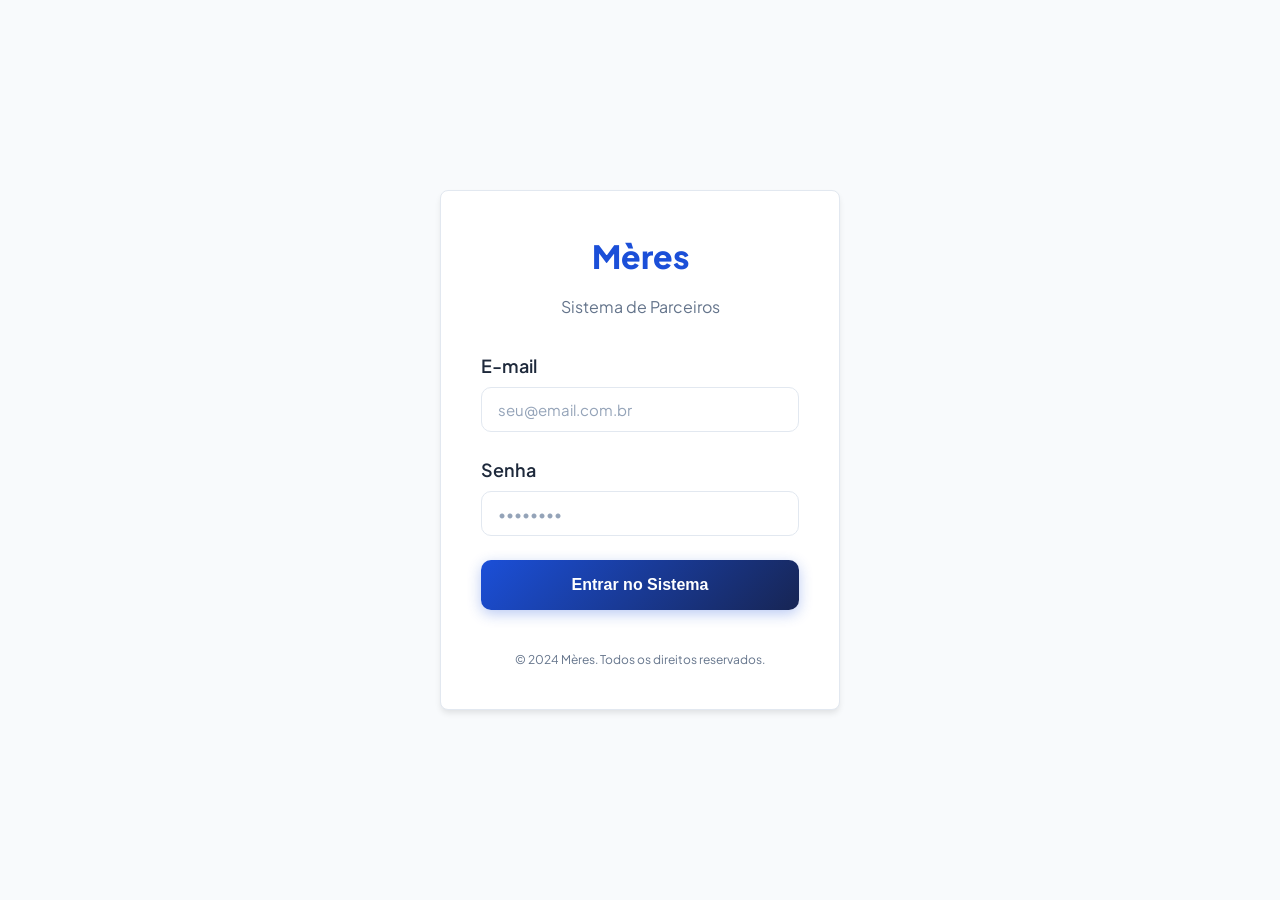
<file: login.html>
<!DOCTYPE html>
<html lang="pt-BR">
<head>
    <meta charset="UTF-8">
    <meta name="viewport" content="width=device-width, initial-scale=1.0">
    <title>Mères | Login</title>
    <link rel="preconnect" href="https://fonts.googleapis.com">
    <link rel="preconnect" href="https://fonts.gstatic.com" crossorigin>
    <link href="https://fonts.googleapis.com/css2?family=Plus+Jakarta+Sans:wght@300;400;500;600;700;800&display=swap" rel="stylesheet">
    <link rel="stylesheet" href="style.css?v=1.0.3">
</head>
<body class="login-container centered-layout">
    <main class="login-card">
        <div class="login-logo">
            <h1 style="font-size: 32px; font-weight: 800; color: var(--primary-color);">Mères</h1>
            <p style="color: var(--text-muted); margin-top: 8px;">Sistema de Parceiros</p>
        </div>

        <div id="loginError" class="error-message hidden"></div>

        <form id="loginForm" novalidate>
            <div class="form-group">
                <label for="email">E-mail</label>
                <input type="email" id="email" placeholder="seu@email.com.br" required>
            </div>
            
            <div class="form-group">
                <label for="password">Senha</label>
                <input type="password" id="password" placeholder="••••••••" required>
            </div>

            <button type="submit" class="btn-submit" id="loginBtn" style="margin-top: 24px;" onclick="console.log('FLASH EVENT: Direct HTML onclick');">
                Entrar no Sistema
            </button>
        </form>

        <footer style="margin-top: 40px; text-align: center;">
            <p style="font-size: 12px; color: var(--text-muted);">© 2024 Mères. Todos os direitos reservados.</p>
        </footer>
    </main>

    <script src="app.js?v=1.0.3"></script>
</body>
</html>
</file>
<file: style.css>
/* Mères Partner System - Version 1.0.2 */
:root {
    /* --- DESIGN TOKENS --- */
    
    /* Colors - Deep Blue Theme */
    --primary-color: #1B4FD8;
    --primary-hover: #153fb3;
    --secondary-color: #0F172A;
    --bg-color: #F8FAFC;
    --card-bg: #FFFFFF;
    --sidebar-bg: #0F172A;
    --sidebar-text: #94A3B8;
    --sidebar-active: #FFFFFF;
    
    /* Status Colors */
    --status-success: #10B981;
    --status-warning: #F59E0B;
    --status-danger: #EF4444;
    --status-info: #3B82F6;
    
    /* Text */
    --text-main: #1E293B;
    --text-muted: #64748B;
    --text-on-dark: #FFFFFF;
    
    /* Borders & Spacing */
    --border-color: #E2E8F0;
    --border-radius: 8px;
    --border-radius-card: 16px;
    --border-radius-element: 10px;
    --card-padding: 40px;
    --field-spacing: 24px;
    --sidebar-width: 240px;
    
    /* Shadows & Effects */
    --shadow-soft: 0 10px 25px -5px rgba(0, 0, 0, 0.05), 0 8px 10px -6px rgba(0, 0, 0, 0.05);
    --shadow-sm: 0 1px 2px 0 rgb(0 0 0 / 0.05);
    --shadow-md: 0 4px 6px -1px rgb(0 0 0 / 0.1);
    --shadow-btn: 0 4px 14px 0 rgba(27, 79, 216, 0.3);
    --shadow-btn-hover: 0 6px 20px rgba(27, 79, 216, 0.4);
    --transition: all 0.2s ease;
    
    /* Gradients */
    --primary-gradient: linear-gradient(135deg, #1B4FD8 0%, #172554 100%);
    
    /* Misc */
    --text-placeholder: #94A3B8;
    --info-bg: #F0F9FF;
    --info-text: #0369A1;
}

@media (prefers-color-scheme: dark) {
    :root {
        --bg-color: #020617;
        --card-bg: #0F172A;
        --text-main: #F1F5F9;
        --text-muted: #94A3B8;
        --border-color: #1E293B;
        --sidebar-bg: #020617;
    }
}

/* Base Styles */
* {
    margin: 0;
    padding: 0;
    box-sizing: border-box;
}

body {
    font-family: 'Plus Jakarta Sans', sans-serif;
    background-color: var(--bg-color);
    color: var(--text-main);
    line-height: 1.6;
    min-height: 100vh;
    margin: 0;
}

/* Centered layout for landing/login pages - specific class only */
body.centered-layout {
    display: flex;
    justify-content: center;
    align-items: center;
    padding: 20px;
    background-color: var(--bg-color);
}

/* Editor Specific Body */
body.editor-body {
    display: block;
    height: 100vh;
    padding: 0;
    margin: 0;
    overflow: hidden;
    background-color: #fbfbfb;
}


.container {
    width: 100%;
    max-width: 650px;
    display: flex;
    flex-direction: column;
    align-items: center;
}

/* Logo */
.logo-container {
    margin-bottom: 24px;
}

.logo-text {
    font-size: 32px;
    font-weight: 700;
    color: var(--secondary-color);
    letter-spacing: -1px;
    font-family: 'Inter', sans-serif;
}

/* Card */
.card {
    background-color: var(--card-bg);
    border-radius: var(--border-radius-card);
    box-shadow: var(--shadow-soft);
    width: 100%;
    overflow: hidden;
    position: relative;
    border: 1px solid rgba(0, 0, 0, 0.03);
    animation: fadeIn 0.8s ease-out;
}

@keyframes fadeIn {
    from { opacity: 0; transform: translateY(20px); }
    to { opacity: 1; transform: translateY(0); }
}

/* .banner-preview style is already defined globally for the editor canvas, 
   we just need to ensure it applies to the card in index.html as well. */
.card .banner-preview {
    height: 140px; /* Shorter for the main form card */
    background: var(--primary-gradient);
    width: 100%;
    opacity: 0.9;
    border-radius: 0; /* Flat top for card header */
}

.card-content {
    padding: var(--card-padding);
}

@media (max-width: 600px) {
    .card-content {
        padding: 24px;
    }
}

/* Typography */
header {
    margin-bottom: 32px;
}

h1 {
    font-size: 28px;
    font-weight: 700;
    color: var(--secondary-color);
    margin-bottom: 12px;
}

.subtitle {
    font-size: 16px;
    color: var(--text-muted);
    font-weight: 400;
}

/* Form Styles */
.form-group {
    margin-bottom: var(--field-spacing);
}

.form-row {
    display: flex;
    gap: var(--field-spacing);
}

.form-row {
    display: flex;
    gap: 16px;
    margin-bottom: 24px;
    width: 100%;
}

.form-row .form-group {
    flex: 1;
    min-width: 0;
}

@media (max-width: 480px) {
    .form-row {
        flex-direction: column;
        gap: 0;
    }
}

label {
    display: flex;
    align-items: center;
    gap: 8px;
    font-size: 18px; /* Matched to .q-label-display */
    font-weight: 600;
    margin-bottom: 6px;
    color: var(--text-main);
}

.form-row label {
    font-size: 16px; /* Matched to .editor-row .q-label-display */
}

.label-bullet {
    color: #10B981;
    font-size: 13px;
    font-weight: 400;
}

.field-label-hint {
    font-size: 12px;
    color: var(--text-muted);
    font-weight: 400;
    margin-bottom: 8px;
    font-style: italic;
}

input, textarea, select {
    width: 100%;
    padding: 12px 16px;
    border: 1.5px solid var(--border-color);
    border-radius: var(--border-radius-element);
    font-size: 15px;
    font-family: inherit;
    color: var(--text-main);
    transition: var(--transition);
    background-color: #fff;
    appearance: none; /* Modern look for selects */
}

textarea {
    min-height: 100px;
    resize: vertical;
}

input:focus, textarea:focus, select:focus {
    outline: none;
    border-color: var(--primary-color);
    box-shadow: 0 0 0 3px rgba(98, 0, 179, 0.1);
}

input::placeholder {
    color: var(--text-placeholder);
}

/* Button */
.btn-submit {
    width: 100%;
    padding: 16px;
    background: var(--primary-gradient);
    color: white;
    border: none;
    border-radius: var(--border-radius-element);
    font-size: 16px;
    font-weight: 600;
    cursor: pointer;
    transition: var(--transition);
    margin-top: 10px;
    display: flex;
    justify-content: center;
    align-items: center;
    box-shadow: var(--shadow-btn);
}

.btn-submit:hover {
    transform: translateY(-2px);
    box-shadow: var(--shadow-btn-hover);
    opacity: 0.95;
}

.btn-submit:active {
    transform: translateY(0);
}

.btn-loader {
    width: 20px;
    height: 20px;
    border: 2px solid rgba(255, 255, 255, 0.3);
    border-radius: 50%;
    border-top-color: #fff;
    animation: spin 0.8s linear infinite;
}

@keyframes spin {
    to { transform: rotate(360deg); }
}

/* Info Box */
.info-box {
    margin-top: 24px;
    background-color: var(--info-bg);
    border-radius: 12px;
    padding: 16px;
    display: flex;
    align-items: flex-start;
    gap: 12px;
}

.info-icon {
    flex-shrink: 0;
    margin-top: 2px;
}

.info-box p {
    font-size: 14px;
    color: var(--info-text);
    font-weight: 500;
    line-height: 1.4;
}


/* Success Message */
.success-message {
    text-align: center;
    padding: 40px 0;
}

.success-icon {
    width: 64px;
    height: 64px;
    background-color: #10B981;
    color: white;
    border-radius: 50%;
    display: flex;
    justify-content: center;
    align-items: center;
    font-size: 32px;
    margin: 0 auto 20px;
}

.success-message h3 {
    font-size: 24px;
    color: var(--secondary-color);
    margin-bottom: 10px;
}

.success-message p {
    color: var(--text-muted);
}

/* Footer */
footer {
    margin-top: 32px;
    text-align: center;
}

footer p {
    font-size: 13px;
    color: #94A3B8;
}

/* WhatsApp Button */
.whatsapp-btn {
    position: fixed;
    bottom: 30px;
    right: 30px;
    width: 60px;
    height: 60px;
    background-color: #25D366;
    border-radius: 50%;
    display: flex;
    justify-content: center;
    align-items: center;
    box-shadow: 0 4px 15px rgba(0, 0, 0, 0.15);
    transition: var(--transition);
    z-index: 1000;
}

.whatsapp-btn:hover {
    transform: scale(1.1);
}

/* Options Group (Radio / Checkbox) */
.options-group {
    display: flex;
    flex-direction: column;
    gap: 12px;
    margin-top: 10px;
}

.option-item {
    display: flex;
    align-items: center;
    gap: 10px;
    cursor: pointer;
}

.option-item input[type="radio"],
.option-item input[type="checkbox"] {
    width: 20px;
    height: 20px;
    cursor: pointer;
    accent-color: var(--primary-color);
}

.opt-label {
    font-size: 15px;
    font-weight: 400;
    color: var(--text-main);
    cursor: pointer;
    margin-bottom: 0;
}

/* --- MODERN 3-COLUMN EDITOR LAYOUT --- */

.editor-layout {
    display: grid;
    grid-template-columns: 280px 1fr 300px;
    height: calc(100vh - 64px);
    margin-top: 64px; /* Offset for fixed header */
    overflow: hidden;
    background-color: #fbfbfb;
}

/* Sidebars */
.sidebar-left, .sidebar-right {
    background-color: #FFFFFF;
    border-right: 1px solid #EDEDED;
    display: flex;
    flex-direction: column;
    overflow-y: auto;
    padding: 18px; /* Reduced from 24px to prevent cut-off */
}

.sidebar-right {
    border-right: none;
    border-left: 1px solid #EDEDED;
}

.sidebar-section {
    margin-bottom: 32px;
}

.section-title {
    font-size: 11px;
    font-weight: 700;
    color: #94A3B8;
    letter-spacing: 0.1em;
    margin-bottom: 16px;
    text-transform: uppercase;
}

.element-category {
    margin-bottom: 24px;
}

.category-label {
    display: block;
    font-size: 11px;
    font-weight: 700;
    color: #94A3B8;
    text-transform: uppercase;
    letter-spacing: 0.05em;
    margin-bottom: 12px;
}

.element-grid {
    display: grid;
    grid-template-columns: 1fr 1fr;
    gap: 8px;
}

.element-btn {
    display: flex;
    flex-direction: column;
    align-items: center;
    justify-content: center;
    gap: 8px;
    padding: 16px 8px;
    background-color: #FFFFFF;
    border: 1px solid #E2E8F0;
    border-radius: 12px;
    color: #475569;
    font-size: 12px;
    font-weight: 600;
    cursor: pointer;
    transition: all 0.2s ease;
    text-align: center;
}

.element-btn:hover {
    background-color: #F8FAFC;
    border-color: #6D5BFF;
    color: #6D5BFF;
    transform: translateY(-2px);
    box-shadow: 0 4px 12px rgba(109, 91, 255, 0.1);
}

.element-btn svg {
    color: #94A3B8;
    transition: color 0.2s;
}

.element-btn:hover svg {
    color: #6D5BFF;
}

.sidebar-divider {
    height: 1px;
    background-color: #E2E8F0;
    margin: 0 -24px 24px -24px;
}

/* Styles Sidebar */
.style-group {
    margin-bottom: 20px;
}

.style-group label {
    display: block;
    font-size: 13px;
    font-weight: 600;
    color: #475569;
    margin-bottom: 8px;
}

.color-palette {
    display: flex;
    gap: 10px;
}

.color-swatch {
    width: 24px;
    height: 24px;
    border-radius: 50%;
    cursor: pointer;
    border: 2px solid transparent;
    transition: transform 0.2s;
}

.color-swatch:hover { transform: scale(1.1); }
.color-swatch.active { border-color: #FFFFFF; box-shadow: 0 0 0 2px #6D5BFF; }

.style-select {
    width: 100%;
    padding: 10px;
    border: 1px solid #E2E8F0;
    border-radius: 6px;
    font-size: 13px;
    color: #1E293B;
    background-color: #F8FAFC;
}

/* Canvas Area */
.editor-canvas {
    overflow-y: auto;
    padding: 40px 20px;
    display: flex;
    justify-content: center;
}

.canvas-center {
    width: 100%;
    max-width: 770px;
    display: flex;
    flex-direction: column;
    gap: 16px;
}

/* Modern Card UI */
.form-card {
    background: #FFFFFF;
    border-radius: 8px;
    border: 1px solid #E2E8F0;
    padding: 24px;
    position: relative;
    transition: box-shadow 0.3s ease;
}

.form-card.active {
    border-left: 6px solid #6D5BFF;
    box-shadow: 0 4px 20px rgba(0,0,0,0.08);
}

/* Notion-Inspired Header Card */
.header-card {
    padding: 0;
    overflow: visible; /* To allow the icon to overlap */
    border: none;
    box-shadow: none;
    background: transparent;
}

.header-card.active {
    border-left: none; /* No colorful border for header in Notion style */
    box-shadow: none;
}

.banner-preview {
    height: 180px;
    background-color: #f7f7f7;
    background-image: url('https://images.unsplash.com/photo-1454165833741-979f244a1e7d?q=80&w=2070&auto=format&fit=crop');
    background-size: cover;
    background-position: center;
    width: 100%;
    border-radius: 12px;
    position: relative; /* Base for button positioning */
    display: flex;
    justify-content: flex-end;
    align-items: flex-end;
    padding: 12px;
}

.btn-change-cover {
    background: rgba(255, 255, 255, 0.85);
    backdrop-filter: blur(4px);
    border: 1px solid #E2E8F0;
    padding: 6px 12px;
    border-radius: 6px;
    font-size: 12px;
    font-weight: 600;
    color: #475569;
    cursor: pointer;
    display: flex;
    align-items: center;
    gap: 6px;
    opacity: 0;
    transition: all 0.2s ease;
    box-shadow: 0 2px 4px rgba(0,0,0,0.05);
}

.banner-preview:hover .btn-change-cover {
    opacity: 1;
}

.btn-change-cover:hover {
    background-color: #FFFFFF;
    color: #1E293B;
    transform: translateY(-1px);
}

.header-card-content {
    padding: 0 40px 32px 40px;
    margin-top: -60px; /* Pull content up to overlap banner slightly */
    position: relative;
    z-index: 2;
}

/* Unified Page Icon Wrapper for Editor & Main Form */
.page-icon-wrapper {
    width: 64px;
    height: 64px;
    background-color: #FFFFFF;
    border-radius: 16px;
    display: flex;
    justify-content: center;
    align-items: center;
    font-size: 32px;
    box-shadow: 0 8px 20px rgba(0, 0, 0, 0.08);
    position: relative; /* Base for negative margin */
    margin-top: -32px; /* Overlap effect */
    margin-bottom: 24px;
    border: 1px solid rgba(0, 0, 0, 0.05);
}

.main-title-input {
    font-size: 42px;
    font-weight: 800;
    color: #1E293B;
    border: none;
    width: 100%;
    margin-bottom: 12px;
    outline: none;
    background: transparent;
    letter-spacing: -0.02em;
}

.main-subtitle-input {
    font-size: 18px;
    color: #475569;
    border: none;
    width: 100%;
    outline: none;
    background: transparent;
    line-height: 1.6;
}

/* Minimal Card Overhaul */
.form-card {
    background: #FFFFFF;
    border-radius: 12px;
    border: 1px solid #E2E8F0;
    padding: 32px;
    position: relative;
    transition: all 0.2s ease;
    box-shadow: 0 1px 3px rgba(0,0,0,0.02);
}

.form-card.active {
    border-color: #6D5BFF;
    border-left: 6px solid #6D5BFF;
    box-shadow: 0 10px 30px rgba(109, 91, 255, 0.08);
}

.question-card {
    background: #FFFFFF;
    border: 1.5px solid #E2E8F0;
    border-radius: 12px;
    padding: 24px;
    margin-bottom: 24px;
    cursor: pointer;
    position: relative;
    border-left: 4px solid transparent;
    transition: transform 0.2s ease, border-color 0.2s ease, box-shadow 0.2s ease, padding 0.2s ease;
}

.question-card:hover {
    border-color: #CBD5E1;
}

.question-card.active {
    border-color: #6D5BFF;
    background: #F8F9FF;
    border-left-color: #6D5BFF;
    box-shadow: 0 10px 30px rgba(109, 91, 255, 0.08);
}

.q-label-display {
    font-size: 18px;
    font-weight: 600;
    color: #1E293B;
    display: flex;
    align-items: center;
    gap: 8px;
}

.q-label-display::before {
    content: '\2726';
    color: #10B981;
    font-size: 14px;
}

/* Add Question Btn */
.add-question-container {
    display: flex;
    justify-content: center;
    margin: 20px 0;
}

.btn-add-question {
    background: #FFFFFF;
    border: 1px solid #E2E8F0;
    padding: 10px 20px;
    border-radius: 20px;
    display: flex;
    align-items: center;
    gap: 8px;
    font-size: 14px;
    font-weight: 600;
    color: #475569;
    cursor: pointer;
    box-shadow: 0 2px 4px rgba(0,0,0,0.05);
    transition: all 0.2s;
}

.btn-add-question:hover {
    background: #F8FAFC;
    transform: translateY(-1px);
    box-shadow: 0 4px 8px rgba(0,0,0,0.1);
}

/* Footer Preview */
.footer-preview-card {
    border: none;
    background: none;
    padding: 0;
}

/* Callout / Info Box */
.info-box-preview {
    background-color: #FFFBEB; /* Soft Cream */
    border-radius: 12px;
    padding: 24px;
    display: flex;
    gap: 16px;
    color: #92400E;
    border-left: 4px solid #F59E0B;
}

.info-preview-text {
    background: none;
    border: none;
    width: 100%;
    font-size: 16px;
    color: #78350F;
    resize: none;
    outline: none;
    font-family: inherit;
    line-height: 1.6;
    font-weight: 500;
}

/* Right Sidebar Contextual Settings */
.settings-panel {
    display: flex;
    flex-direction: column;
    gap: 24px;
}

.settings-group {
    display: flex;
    flex-direction: column;
    gap: 12px;
}

.settings-row {
    display: flex;
    justify-content: space-between;
    align-items: center;
    font-size: 13px;
    color: #475569;
}

.toggle-switch {
    width: 36px;
    height: 20px;
    background-color: #CBD5E1;
    border-radius: 10px;
    position: relative;
    cursor: pointer;
    transition: background-color 0.2s;
}

.toggle-switch::after {
    content: '';
    position: absolute;
    top: 2px;
    left: 2px;
    width: 16px;
    height: 16px;
    background-color: white;
    border-radius: 50%;
    transition: left 0.2s;
}

.toggle-switch.active { background-color: #6D5BFF; }
.toggle-switch.active::after { left: 18px; }

/* Field Reordering Controls */
.reorder-controls {
    display: flex;
    gap: 4px;
    background: #F1F5F9;
    padding: 2px;
    border-radius: 6px;
}

.btn-reorder {
    background: transparent;
    border: none;
    color: #64748B;
    padding: 4px;
    border-radius: 4px;
    cursor: pointer;
    display: flex;
    align-items: center;
    justify-content: center;
    transition: all 0.2s;
}

.btn-reorder:hover:not(:disabled) {
    background: #FFFFFF;
    color: #6D5BFF;
    box-shadow: 0 2px 4px rgba(0,0,0,0.05);
}

.btn-reorder:disabled {
    opacity: 0.3;
    cursor: not-allowed;
}

.reorder-controls-mini {
    display: flex;
    gap: 2px;
}

.btn-reorder-mini {
    background: transparent;
    border: none;
    color: #94A3B8;
    padding: 2px;
    border-radius: 4px;
    cursor: pointer;
    display: flex;
    align-items: center;
    justify-content: center;
    transition: all 0.2s;
}

.btn-reorder-mini:hover:not(:disabled) {
    background: #F1F5F9;
    color: #6D5BFF;
}

.btn-reorder-mini:disabled {
    opacity: 0;
    pointer-events: none;
}

/* Layout Columns in Editor - Synced with .form-row */
.editor-row {
    display: flex;
    gap: 16px;
    margin-bottom: 24px;
    width: 100%;
}

.editor-row .question-card {
    margin-bottom: 0;
    flex: 1;
    min-width: 0;
    padding: 18px 20px; /* Condensed padding for columns to improve legibility */
}

.editor-row .q-label-display {
    font-size: 16px; /* Slightly smaller title when in column */
}

.drag-handle {
    cursor: grab;
    display: flex;
    align-items: center;
    justify-content: center;
}

.drag-handle:active {
    cursor: grabbing;
}

.btn-width-toggle {
    background: transparent;
    border: none;
    color: #94A3B8;
    padding: 2px;
    border-radius: 4px;
    cursor: pointer;
    display: flex;
    align-items: center;
    justify-content: center;
    transition: all 0.2s;
}

.btn-width-toggle:hover {
    background: #F1F5F9;
    color: #6D5BFF;
}

.btn-width-toggle svg rect {
    transition: all 0.2s;
}

/* Reorder Controls Visibility */
.question-card:hover .reorder-controls-mini {
    opacity: 1 !important;
}

.settings-textarea {
    width: 100%;
    padding: 12px;
    border: 1px solid #E2E8F0;
    border-radius: 6px;
    font-size: 13px;
    min-height: 100px;
    outline: none;
    resize: vertical;
}

/* Pro Tip Box */
.pro-tip-box {
    margin-top: auto;
    background: #F8FAFC;
    border-radius: 12px;
    padding: 20px;
    border: 1px solid #F1F5F9;
}

.pro-tip-title {
    display: flex;
    align-items: center;
    gap: 6px;
    font-size: 13px;
    font-weight: 700;
    color: #1E293B;
    margin-bottom: 8px;
}

.pro-tip-box p {
    font-size: 12px;
    color: #64748B;
    line-height: 1.6;
    margin-bottom: 12px;
}

.learn-more {
    font-size: 12px;
    font-weight: 600;
    color: #6D5BFF;
    text-decoration: none;
}

/* Modern Top Nav */
.top-nav {
    position: fixed;
    top: 0;
    left: 0;
    height: 64px;
    background: #FFFFFF;
    border-bottom: 1px solid #EDEDED;
    display: grid;
    grid-template-columns: 1fr 1fr 1fr; /* Equal columns for better balance */
    align-items: center;
    padding: 0 24px;
    z-index: 1100;
    width: 100%;
}
@media (max-width: 1200px) {
    .top-nav {
        grid-template-columns: 1.5fr 1fr 1fr;
    }
}

.logo-box {
    width: 32px;
    height: 32px;
    background-color: #6D5BFF;
    border-radius: 8px;
    display: flex;
    justify-content: center;
    align-items: center;
}

.nav-left {
    display: flex;
    align-items: center;
    gap: 16px;
}

.nav-breadcrumb {
    display: flex;
    align-items: center;
    gap: 8px;
    margin-left: 4px;
}

.breadcrumb-item {
    display: flex;
    align-items: center;
}

.breadcrumb-separator {
    color: #CBD5E1;
    font-size: 16px;
    font-weight: 300;
    margin: 0 2px;
}

.form-title-input {
    font-size: 14px;
    font-weight: 600;
    color: #1E293B;
    border: none;
    outline: none;
    background: none;
    padding: 4px 8px;
    border-radius: 4px;
    transition: background 0.2s;
    max-width: 200px;
    white-space: nowrap;
    overflow: hidden;
    text-overflow: ellipsis;
}

.form-title-input:hover, .form-title-input:focus {
    background-color: #F8FAFC;
}

.save-status-flat {
    font-size: 11px;
    color: #94A3B8;
    background: #F1F5F9;
    padding: 2px 8px;
    border-radius: 12px;
    margin-left: 8px;
    font-weight: 500;
}

.nav-center {
    display: flex;
    justify-content: center;
}

.nav-tabs {
    display: flex;
    gap: 24px;
    height: 100%;
}

.nav-tab {
    font-size: 14px;
    font-weight: 600;
    color: #64748B;
    cursor: pointer;
    display: flex;
    align-items: center;
    padding: 0 4px;
    position: relative;
    transition: color 0.2s;
    height: 100%;
}

.nav-tab:hover {
    color: #1E293B;
}

.nav-tab.active {
    color: #6D5BFF;
}

.nav-tab.active::after {
    content: '';
    position: absolute;
    bottom: -1px; /* Align with border-bottom of top-nav */
    left: 0;
    right: 0;
    height: 3px;
    background-color: #6D5BFF;
    border-radius: 3px 3px 0 0;
}

.nav-right {
    display: flex;
    align-items: center;
    justify-content: flex-end;
    gap: 12px;
}

.nav-icon-btn {
    width: 36px;
    height: 36px;
    display: flex;
    justify-content: center;
    align-items: center;
    border-radius: 50%;
    border: none;
    background: none;
    color: #64748B;
    cursor: pointer;
    transition: background 0.2s;
}

.nav-icon-btn:hover {
    background-color: #F8FAFC;
    color: #1E293B;
}

.btn-publish {
    background-color: #6D5BFF;
    color: white;
    border: none;
    padding: 10px 24px;
    border-radius: 8px;
    font-weight: 600;
    font-size: 14px;
    cursor: pointer;
    transition: all 0.2s;
    box-shadow: 0 2px 4px rgba(109, 91, 255, 0.2);
}

.btn-publish:hover {
    background-color: #5A4ADF;
    box-shadow: 0 4px 8px rgba(109, 91, 255, 0.3);
    transform: translateY(-1px);
}

.user-avatar {
    width: 34px;
    height: 34px;
    background-color: #F1F5F9;
    background-image: linear-gradient(135deg, #F1F5F9 0%, #E2E8F0 100%);
    border-radius: 50%;
    display: flex;
    justify-content: center;
    align-items: center;
    font-size: 13px;
    font-weight: 700;
    color: #475569;
    margin-left: 8px;
    border: 1px solid #E2E8F0;
}

.modern-selector-flat {
    border: none;
    background: transparent;
    font-size: 14px;
    font-weight: 600;
    color: #64748B;
    cursor: pointer;
    padding: 4px 20px 4px 8px;
    border-radius: 4px;
    outline: none;
    transition: all 0.2s;
    appearance: none;
    background-image: url("data:image/svg+xml,%3Csvg xmlns='http://www.w3.org/2000/svg' fill='none' viewBox='0 0 24 24' stroke='%2394A3B8' stroke-width='3'%3E%3Cpath stroke-linecap='round' stroke-linejoin='round' d='M19.5 8.25l-7.5 7.5-7.5-7.5' /%3E%3C/svg%3E");
    background-repeat: no-repeat;
    background-position: right 4px center;
    background-size: 10px;
    max-width: 150px;
}

.modern-selector-flat:hover {
    background-color: #F8FAFC;
    color: #1E293B;
}

.form-switcher-group {
    display: flex;
    align-items: center;
    gap: 6px;
}

.nav-icon-btn.mini {
    width: 28px;
    height: 28px;
    background: #F1F5F9;
    border: 1px solid #E2E8F0;
    color: #64748B;
}

.nav-icon-btn.mini:hover {
    background: #6D5BFF;
    color: white;
    border-color: #6D5BFF;
}

.btn-new-form {
    background-color: #6D5BFF;
    color: white;
    border: none;
    padding: 8px 16px;
    border-radius: 8px;
    font-size: 13px;
    font-weight: 600;
    cursor: pointer;
    display: flex;
    align-items: center;
    gap: 6px;
    transition: all 0.2s;
}

.btn-new-form:hover {
    background-color: #5A4ADF;
    transform: translateY(-1px);
}

/* Responses View Styles */
#responsesView {
    padding-bottom: 60px;
    animation: fadeIn 0.3s ease-out;
}

.responses-summary {
    display: flex;
    justify-content: space-between;
    align-items: center;
    margin-bottom: 32px;
    padding-bottom: 16px;
    border-bottom: 1px solid #EDEDED;
}

.responses-summary h2 {
    font-size: 24px;
    font-weight: 700;
    color: #1E293B;
}

.responses-list {
    display: flex;
    flex-direction: column;
    gap: 16px;
}

.response-card {
    background: #FFFFFF;
    border: 1px solid #E2E8F0;
    border-radius: 12px;
    padding: 24px;
    transition: box-shadow 0.2s;
}

.response-card:hover {
    box-shadow: 0 4px 12px rgba(0,0,0,0.05);
}

.response-card-header {
    display: flex;
    justify-content: space-between;
    margin-bottom: 16px;
    font-size: 12px;
    font-weight: 600;
    color: #94A3B8;
    text-transform: uppercase;
    letter-spacing: 0.05em;
}

.response-card-body {
    display: grid;
    grid-template-columns: repeat(auto-fill, minmax(200px, 1fr));
    gap: 20px;
}

.response-field {
    display: flex;
    flex-direction: column;
    gap: 4px;
}

.resp-label {
    font-size: 12px;
    font-weight: 700;
    color: #64748B;
}

.resp-value {
    font-size: 14px;
    color: #1E293B;
    word-break: break-word;
}

.empty-state {
    text-align: center;
    padding: 60px 20px;
    color: #94A3B8;
    background: #F8FAFC;
    border-radius: 12px;
    border: 2px dashed #E2E8F0;
}

/* Settings View Styles */
#settingsView {
    padding-bottom: 60px;
    animation: fadeIn 0.3s ease-out;
}

.settings-header {
    margin-bottom: 32px;
    padding-bottom: 16px;
    border-bottom: 1px solid #EDEDED;
}

.settings-header h2 {
    font-size: 24px;
    font-weight: 700;
    color: #1E293B;
}

.settings-grid {
    display: flex;
    flex-direction: column;
    gap: 24px;
}

.settings-card {
    padding: 32px;
}

.settings-card h3 {
    font-size: 16px;
    font-weight: 700;
    color: #1E293B;
    margin-bottom: 24px;
    text-transform: uppercase;
    letter-spacing: 0.05em;
}

.settings-item {
    margin-bottom: 24px;
}

.settings-item:last-child {
    margin-bottom: 0;
}

.settings-item label {
    font-size: 14px;
    font-weight: 600;
    color: #334155;
    margin-bottom: 4px;
}

.settings-help {
    font-size: 12px;
    color: #64748B;
    margin-bottom: 12px;
}

.settings-text {
    display: flex;
    flex-direction: column;
}

.settings-card .settings-textarea {
    min-height: 80px;
    background-color: #F8FAFC;
    border: 1px solid #E2E8F0;
}

/* Sidebar Specific Controls */
.sidebar-control-group {
    margin-bottom: 20px;
}

.sidebar-control-group label {
    display: block;
    font-size: 12px;
    font-weight: 600;
    color: #64748B;
    margin-bottom: 8px;
    text-transform: uppercase;
    letter-spacing: 0.02em;
}

/* Utils */
.hidden { display: none !important; }
.text-danger { color: #EF4444 !important; }
.text-primary { color: #6D5BFF !important; }
.btn-ghost {
    background: none;
    border: none;
    padding: 8px 16px;
    font-size: 13px;
    font-weight: 500;
    color: #64748B;
    cursor: pointer;
    border-radius: 6px;
}
.btn-ghost:hover { background-color: #F1F5F9; }

/* Custom Scrollbar for a premium look */
::-webkit-scrollbar {
    width: 8px;
    height: 8px;
}

::-webkit-scrollbar-track {
    background: #fbfbfb;
}

::-webkit-scrollbar-thumb {
    background: #E2E8F0;
    border-radius: 10px;
}

::-webkit-scrollbar-thumb:hover {
    background: #CBD5E1;
}

/* Preview Overlay Styles */
.preview-overlay {
    position: fixed;
    top: 0;
    left: 0;
    right: 0;
    bottom: 0;
    background: rgba(0,0,0,0.7);
    z-index: 2000;
    display: flex;
    flex-direction: column;
}

.preview-header {
    background: #1A1A1A;
    color: white;
    padding: 12px 32px;
    display: flex;
    justify-content: space-between;
    align-items: center;
    border-bottom: 1px solid rgba(255,255,255,0.1);
}

.btn-close-preview {
    background: #6D5BFF;
    color: white;
    border: none;
    padding: 8px 16px;
    border-radius: 8px;
    font-size: 13px;
    font-weight: 600;
    cursor: pointer;
    display: flex;
    align-items: center;
    gap: 8px;
    transition: all 0.2s;
    box-shadow: 0 4px 12px rgba(109, 91, 255, 0.3);
}

.btn-close-preview:hover {
    background-color: #5A4ADF;
    transform: translateY(-1px);
    box-shadow: 0 6px 15px rgba(109, 91, 255, 0.4);
}

.btn-close-preview svg {
    transition: transform 0.2s;
}

.btn-close-preview:hover svg {
    transform: rotate(90deg);
}

.preview-frame-container {
    flex: 1;
    padding: 20px;
    display: flex;
    justify-content: center;
    background-color: rgba(255, 255, 255, 0.05);
}

iframe#previewFrame {
    width: 100%;
    max-width: 900px;
    height: 100%;
    background: white;
    border: none;
    border-radius: 8px;
    box-shadow: 0 10px 40px rgba(0,0,0,0.5);
}

/* --- APP SHELL (Sidebar + Main) --- */
.app-shell {
    display: flex;
    flex-direction: row;
    align-items: stretch;
    min-height: 100vh;
    width: 100%;
    background-color: var(--bg-color);
}

.sidebar {
    width: 240px;
    background-color: var(--sidebar-bg);
    color: var(--sidebar-text);
    display: flex;
    flex-direction: column;
    padding: 24px;
    position: fixed;
    height: 100vh;
    left: 0;
    top: 0;
    z-index: 100;
    border-right: 1px solid var(--border-color);
    background-color: var(--sidebar-bg); /* Ensuring solid color as fallback */
}

.sidebar-logo {
    font-size: 24px;
    font-weight: 800;
    color: var(--sidebar-active);
    margin-bottom: 40px;
    display: flex;
    align-items: center;
    gap: 12px;
}

.nav-links {
    display: flex;
    flex-direction: column;
    gap: 8px;
    flex: 1;
}

.nav-item {
    display: flex;
    align-items: center;
    gap: 12px;
    padding: 10px 16px;
    border-radius: var(--border-radius);
    text-decoration: none;
    color: var(--sidebar-text);
    font-weight: 500;
    transition: var(--transition);
}

.nav-item:hover {
    color: var(--sidebar-active);
    background-color: rgba(255, 255, 255, 0.05);
}

.nav-item.active {
    background-color: var(--primary-color);
    color: var(--sidebar-active);
}

.sidebar-footer {
    margin-top: auto;
    padding-top: 24px;
    border-top: 0.5px solid rgba(255, 255, 255, 0.1);
}

.user-info {
    display: flex;
    align-items: center;
    gap: 12px;
    margin-bottom: 16px;
}

.user-avatar-small {
    width: 32px;
    height: 32px;
    background-color: var(--primary-color);
    border-radius: 50%;
    display: flex;
    align-items: center;
    justify-content: center;
    color: white;
    font-size: 12px;
    font-weight: 700;
}

.main-content {
    flex: 1;
    margin-left: 240px;
    padding: 40px;
    background-color: var(--bg-color);
    min-height: 100vh;
    width: calc(100% - 240px);
}

.main-content.no-padding {
    padding: 0;
    display: flex;
    flex-direction: column;
}

/* iframe Editor Styling */
.editor-frame-container {
    flex: 1;
    width: 100%;
    height: calc(100vh - 84px); /* Subtract header height */
    overflow: hidden;
}

.editor-iframe {
    width: 100%;
    height: 100%;
    border: none;
    background-color: transparent;
}
.page-header {
    margin-bottom: 32px;
}

.page-title {
    font-size: 24px;
    font-weight: 700;
    color: var(--text-main);
}

.metrics-grid {
    display: grid;
    grid-template-columns: repeat(auto-fit, minmax(200px, 1fr));
    gap: 24px;
    margin-bottom: 40px;
}

.metric-card {
    background: var(--card-bg);
    padding: 24px;
    border-radius: var(--border-radius);
    border: 0.5px solid var(--border-color);
    box-shadow: var(--shadow-sm);
    transition: var(--transition);
    animation: slideUp 0.5s ease-out forwards;
    opacity: 0;
}

.metric-card:hover {
    transform: translateY(-4px);
    box-shadow: var(--shadow-md);
    border-color: var(--primary-color);
}

@keyframes slideUp {
    from { transform: translateY(20px); opacity: 0; }
    to { transform: translateY(0); opacity: 1; }
}

.metric-card:nth-child(1) { animation-delay: 0.1s; }
.metric-card:nth-child(2) { animation-delay: 0.2s; }
.metric-card:nth-child(3) { animation-delay: 0.3s; }
.metric-card:nth-child(4) { animation-delay: 0.4s; }


.metric-label {
    font-size: 14px;
    color: var(--text-muted);
    margin-bottom: 8px;
}

.metric-value {
    font-size: 28px;
    font-weight: 700;
    color: var(--text-main);
}

.metric-accent-green { border-top: 3px solid var(--status-success); }
.metric-accent-amber { border-top: 3px solid var(--status-warning); }
.metric-accent-red { border-top: 3px solid var(--status-danger); }

.charts-grid {
    display: grid;
    grid-template-columns: 2fr 1fr;
    gap: 24px;
}

.chart-container {
    background: var(--card-bg);
    padding: 24px;
    border-radius: var(--border-radius);
    border: 0.5px solid var(--border-color);
}

/* --- TABLES --- */
.data-table-container {
    background: var(--card-bg);
    border-radius: var(--border-radius);
    border: 0.5px solid var(--border-color);
    overflow: hidden;
}

.table-header {
    padding: 20px 24px;
    border-bottom: 0.5px solid var(--border-color);
    display: flex;
    justify-content: space-between;
    align-items: center;
}

.table-search {
    padding: 8px 16px;
    border: 0.5px solid var(--border-color);
    border-radius: 6px;
    font-size: 14px;
    width: 300px;
}

table {
    width: 100%;
    border-collapse: collapse;
}

th {
    text-align: left;
    padding: 12px 24px;
    font-size: 12px;
    text-transform: uppercase;
    color: var(--text-muted);
    font-weight: 600;
    background-color: var(--bg-color);
}

td {
    padding: 16px 24px;
    border-bottom: 0.5px solid var(--border-color);
    font-size: 14px;
}

.status-badge {
    padding: 4px 12px;
    border-radius: 99px;
    font-size: 12px;
    font-weight: 600;
}

.badge-pronto { background: rgba(16, 185, 129, 0.1); color: var(--status-success); }
.badge-pendente { background: rgba(245, 158, 11, 0.1); color: var(--status-warning); }
.badge-negado { background: rgba(239, 68, 68, 0.1); color: var(--status-danger); }

/* --- LOGIN PAGE --- */
.login-container {
    display: flex;
    justify-content: center;
    align-items: center;
    min-height: 100vh;
    background-color: var(--bg-color);
}

.login-card {
    width: 100%;
    max-width: 400px;
    background: var(--card-bg);
    padding: 40px;
    border-radius: var(--border-radius);
    border: 0.5px solid var(--border-color);
    box-shadow: var(--shadow-md);
}

.login-logo {
    text-align: center;
    margin-bottom: 32px;
}

.error-message {
    background: rgba(239, 68, 68, 0.1);
    color: var(--status-danger);
    padding: 12px;
    border-radius: var(--border-radius);
    margin-bottom: 20px;
    font-size: 14px;
    text-align: center;
}

/* Mobile Responsive */
@media (max-width: 768px) {
    .sidebar {
        width: 80px;
        padding: 24px 12px;
    }
    .sidebar-logo span, .nav-item span, .user-info div {
        display: none;
    }
    .main-content {
        margin-left: 80px;
        padding: 20px;
    }
    .charts-grid {
        grid-template-columns: 1fr;
    }
}
</file>
